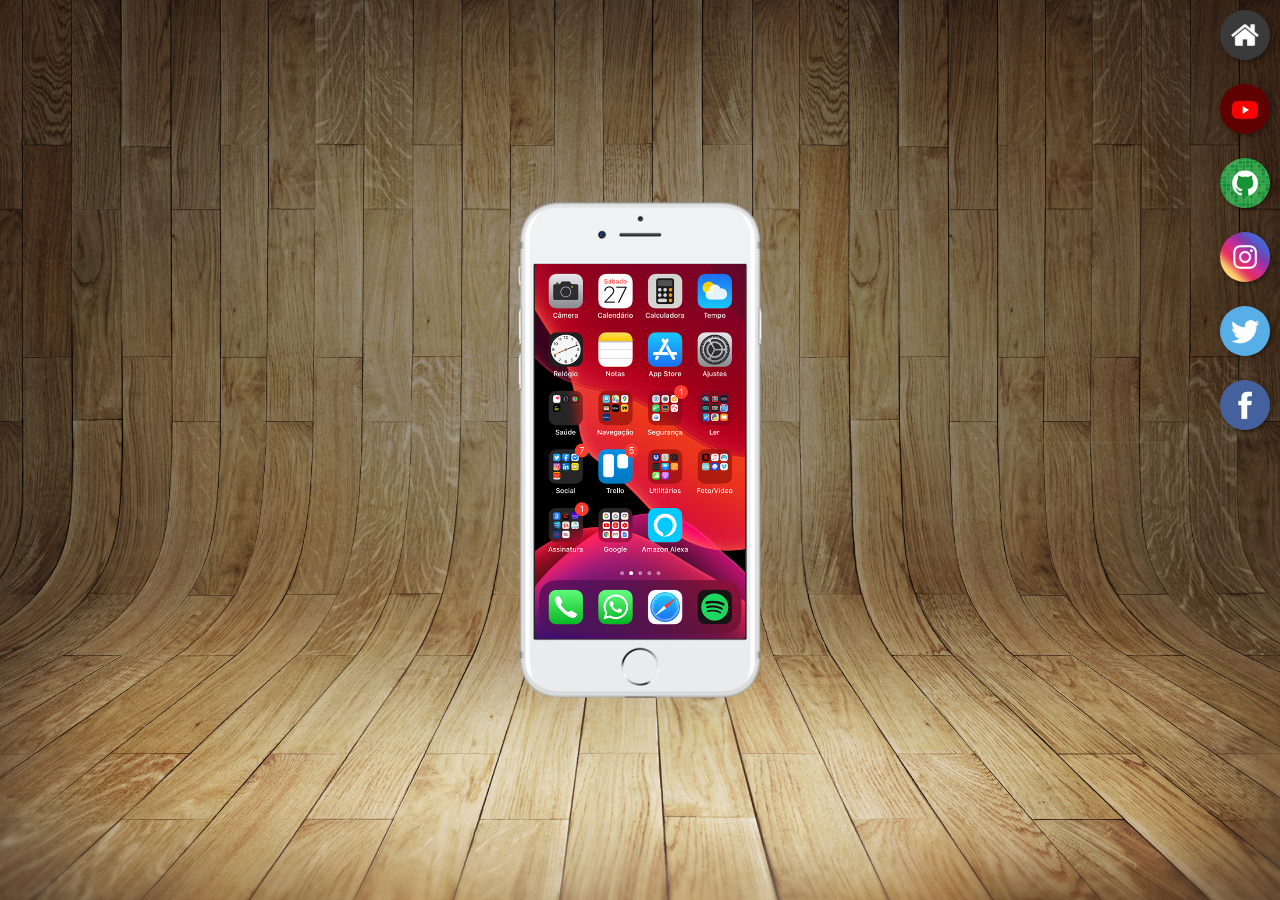
<file: index.html>
<!DOCTYPE html>
<html lang="pt-br">
<head>
    <meta charset="UTF-8">
    <meta name="viewport" content="width=device-width, initial-scale=1.0">
    <title>Projeto Redes Socias</title>
    <link rel="stylesheet" href="estilos/style.css">
   <link rel="shortcut icon" href="favicon.ico" type="image/x-icon">
</head>
<body>
    <main>
        <section id="telefone">
            <iframe src="home.html" name="tela" id="tela" frameborder="0">
                Seu navegador não é compatível com isso.
            </iframe>
        </section>
        <section id="redes-sociais">
            <a href="home.html" target="tela"><img src="imagens/logo-home.jpg" alt="home"></a></br>
            <a href="youtube.html" target="tela"><img src="imagens/logo-youtube.jpg" alt="YouTube"></a></br>
            <a href="github.html" target="tela"><img src="imagens/logo-github.jpg" alt="GitHub"></a></br>
            <a href="instagran.html" target="tela"><img src="imagens/logo-instagram.jpg" alt="Instagram"></a></br>
            <a href="twitter.html" target="tela"><img src="imagens/logo-twitter.jpg" alt="Twitter"></a></br>
            <a href="facebook.html" target="tela"><img src="imagens/logo-facebook.jpg" alt="Facebook"></a>
        </section>

    </main>
</body>
</html>
</file>
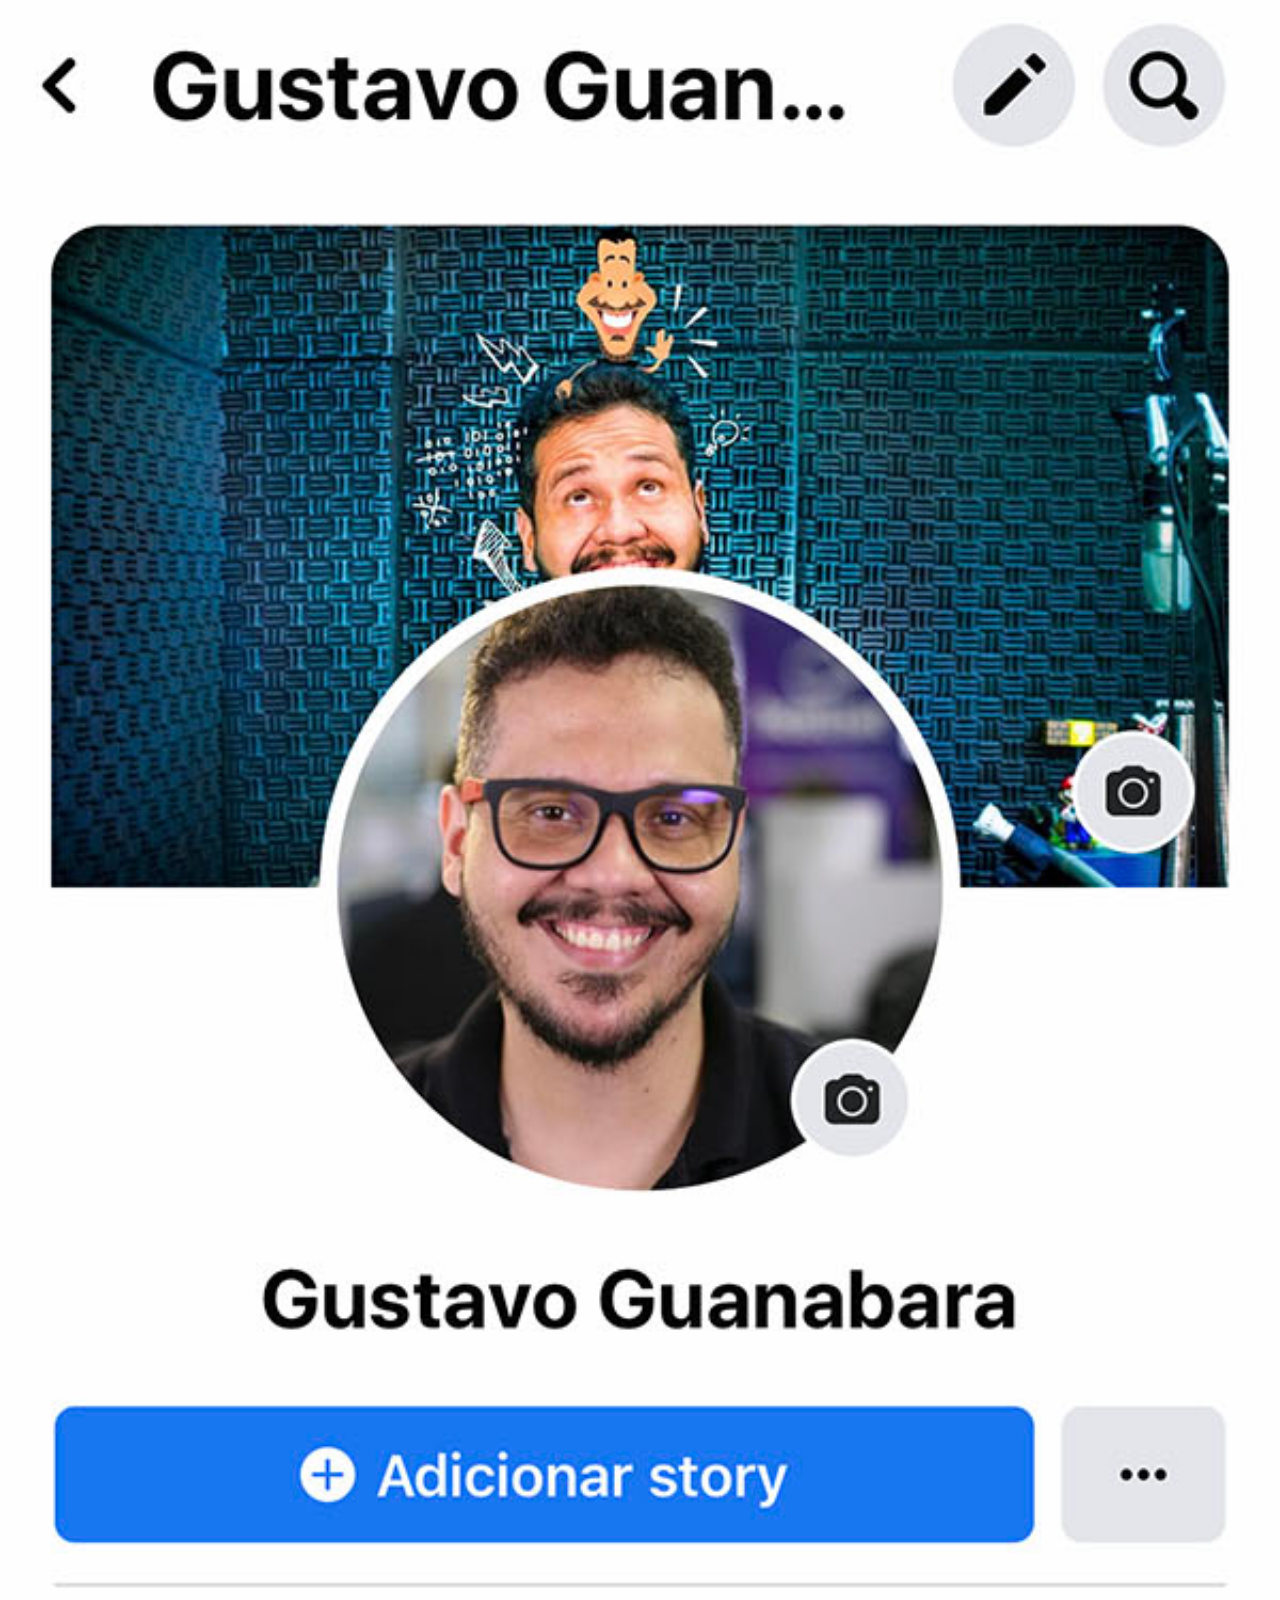
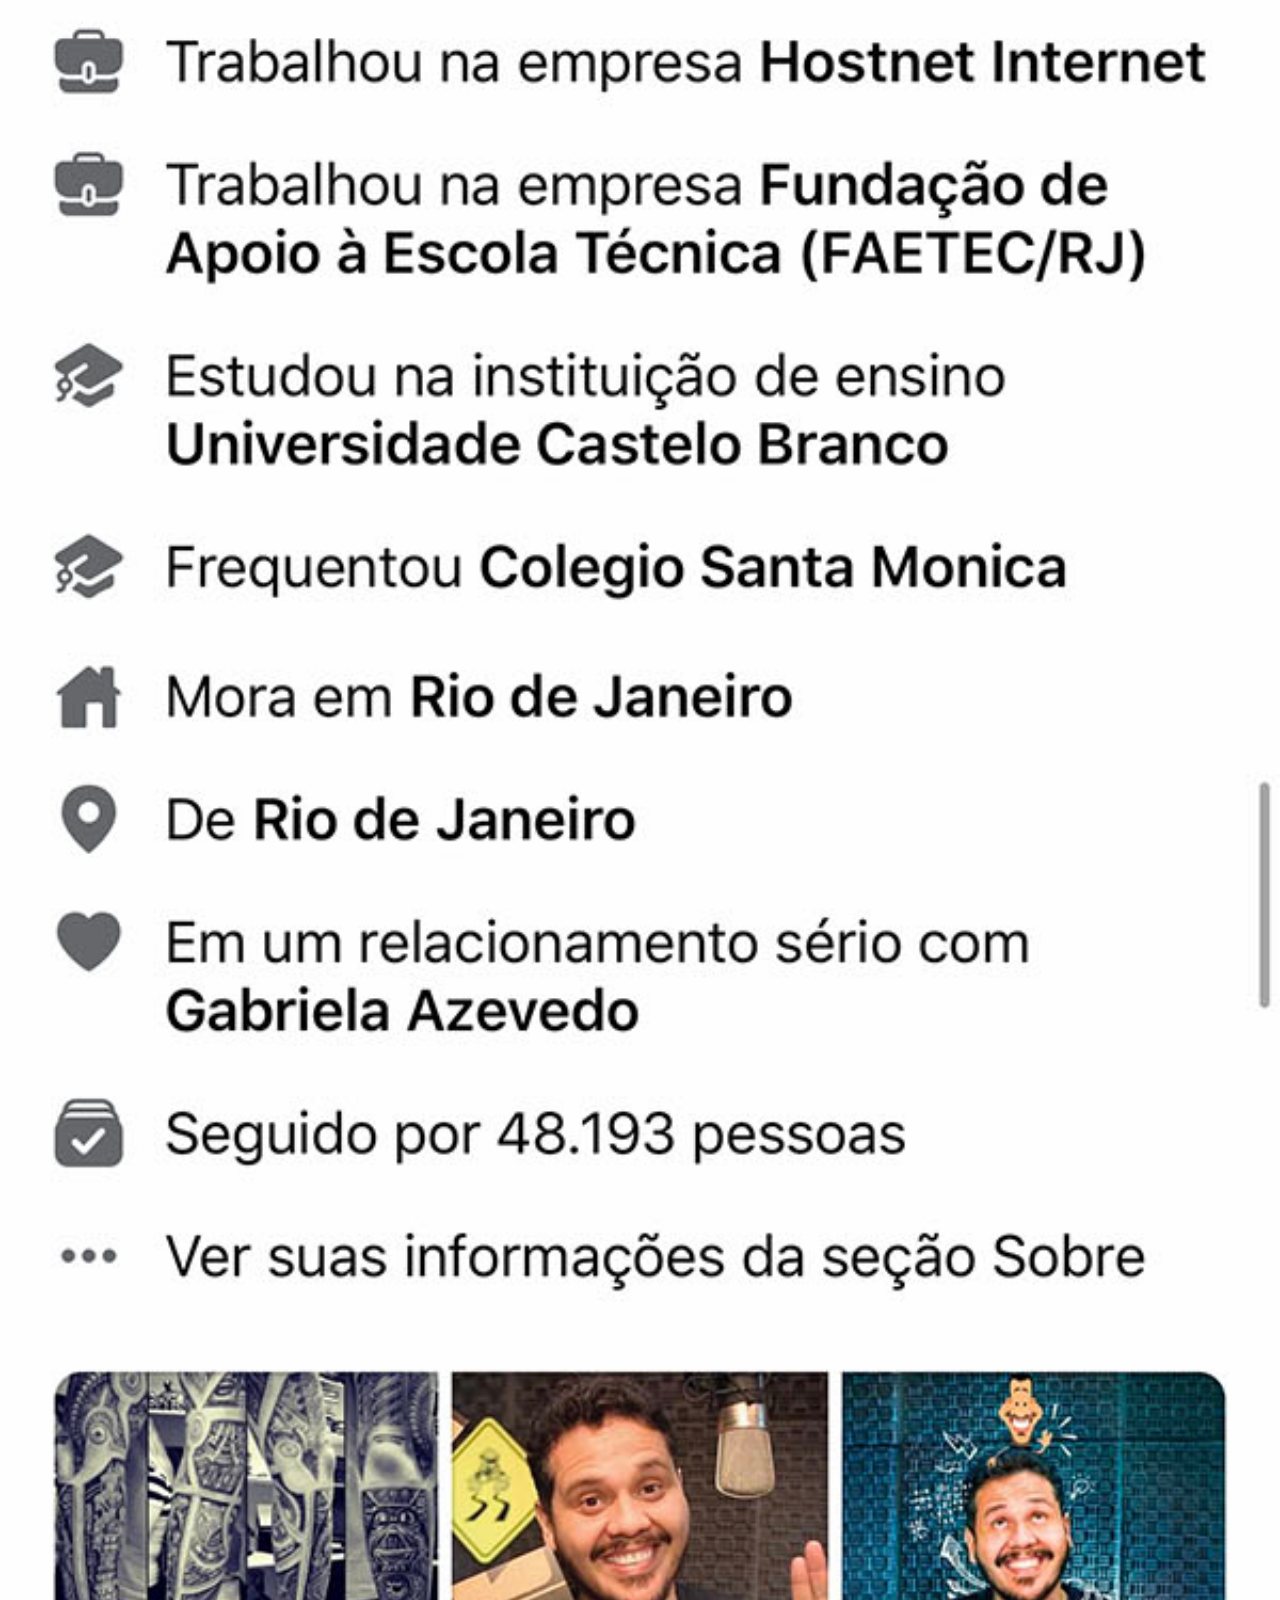
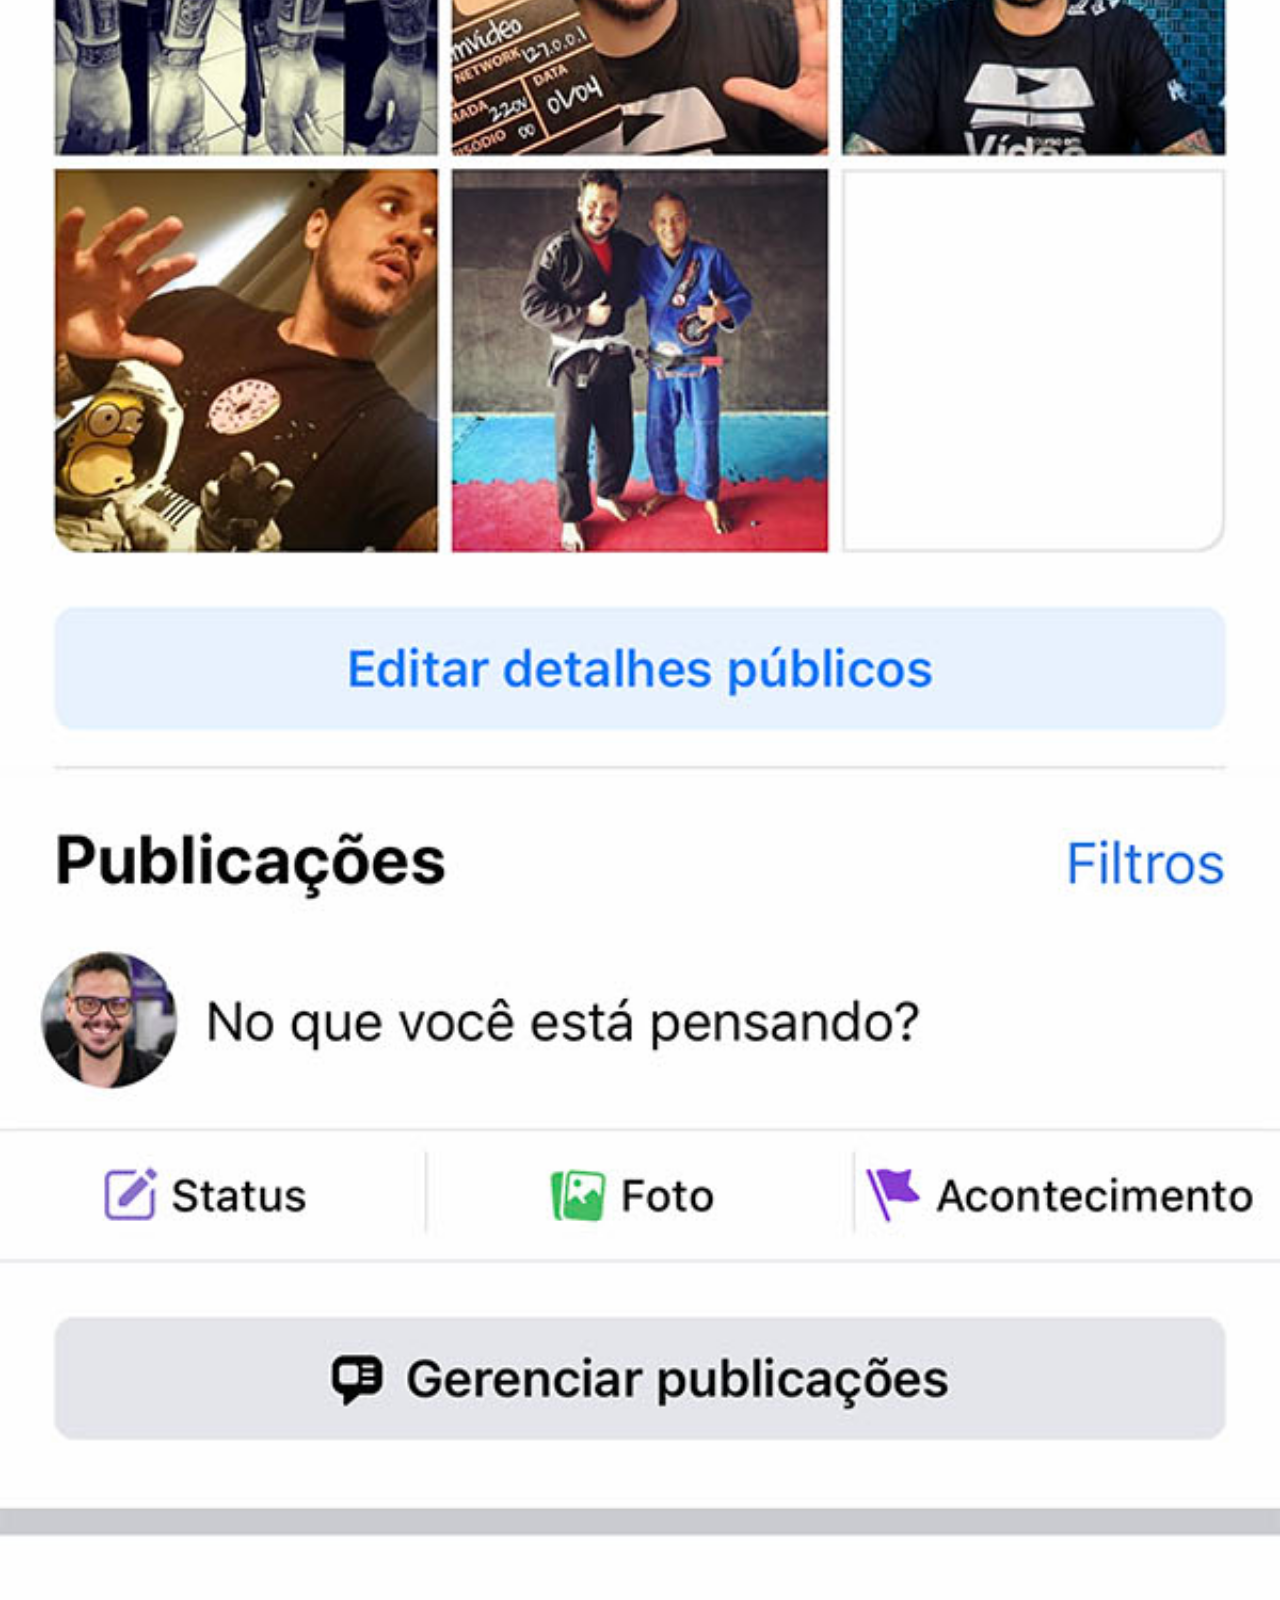
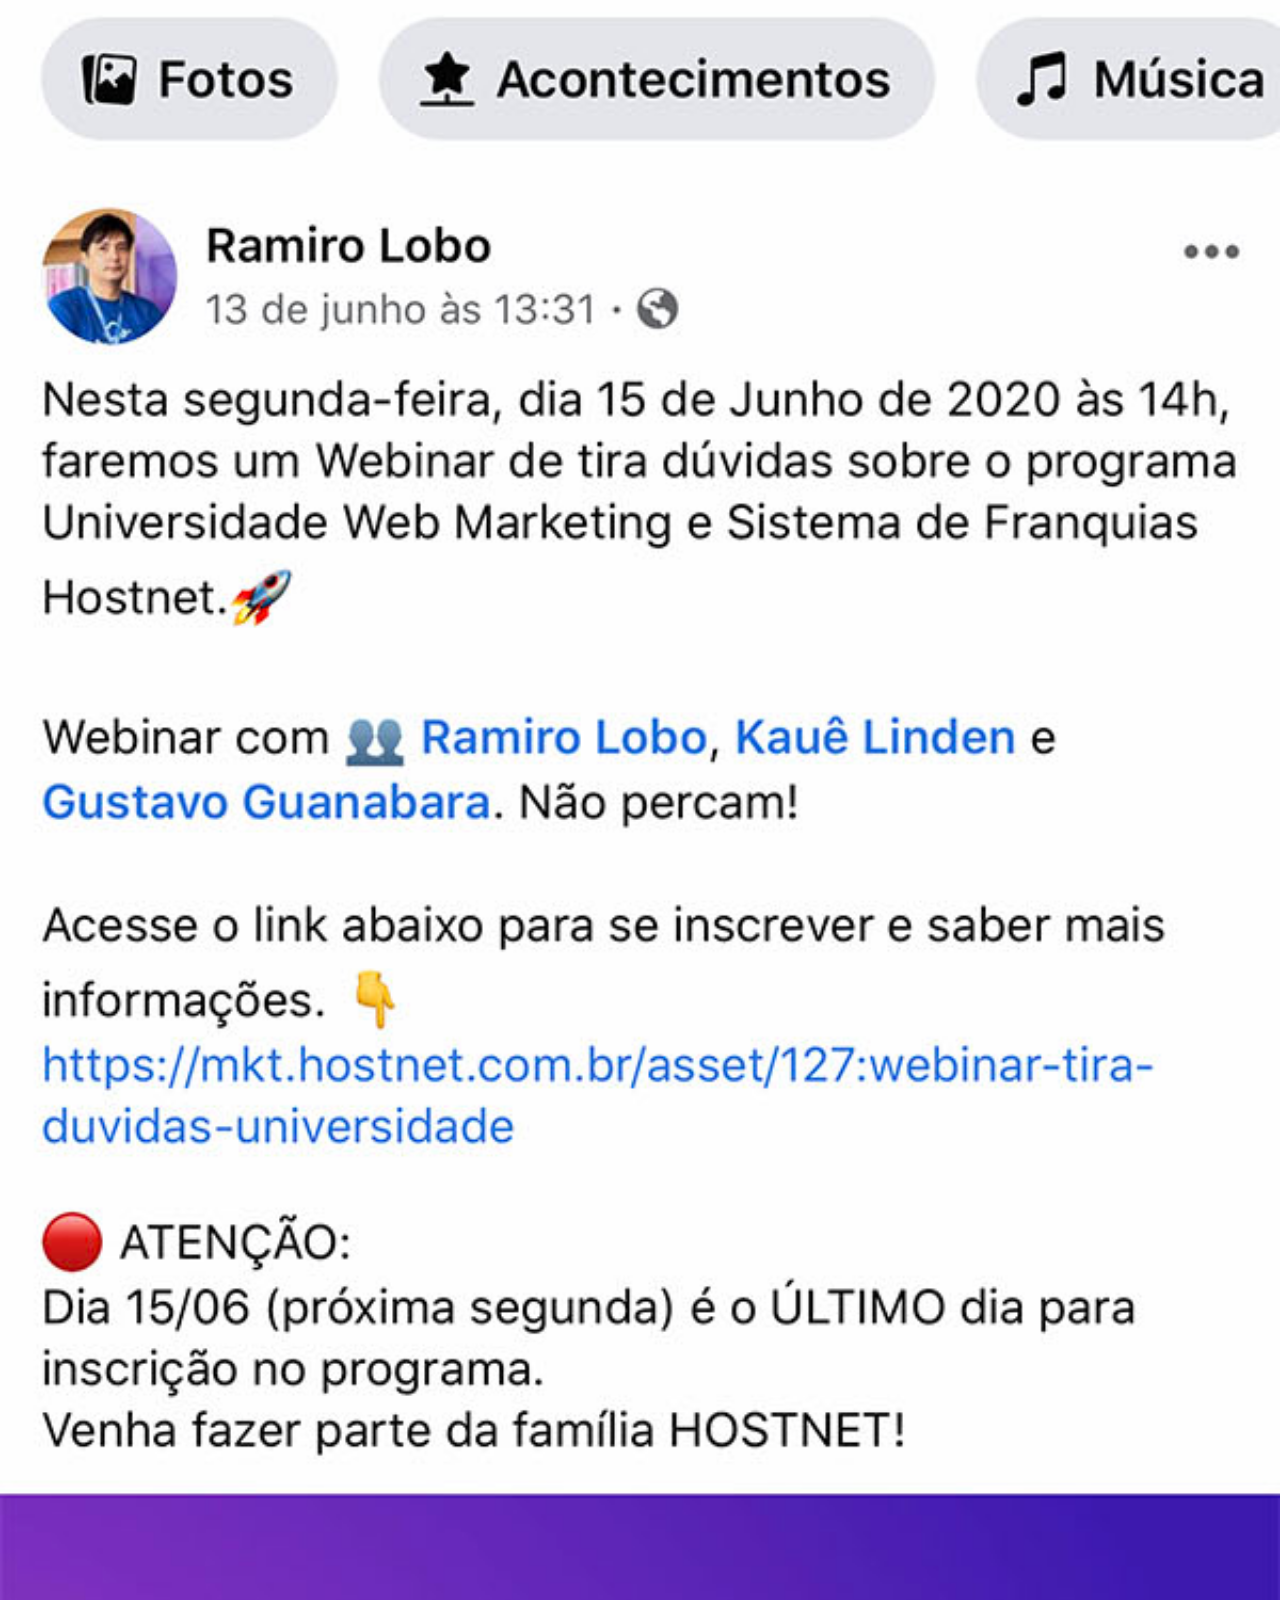
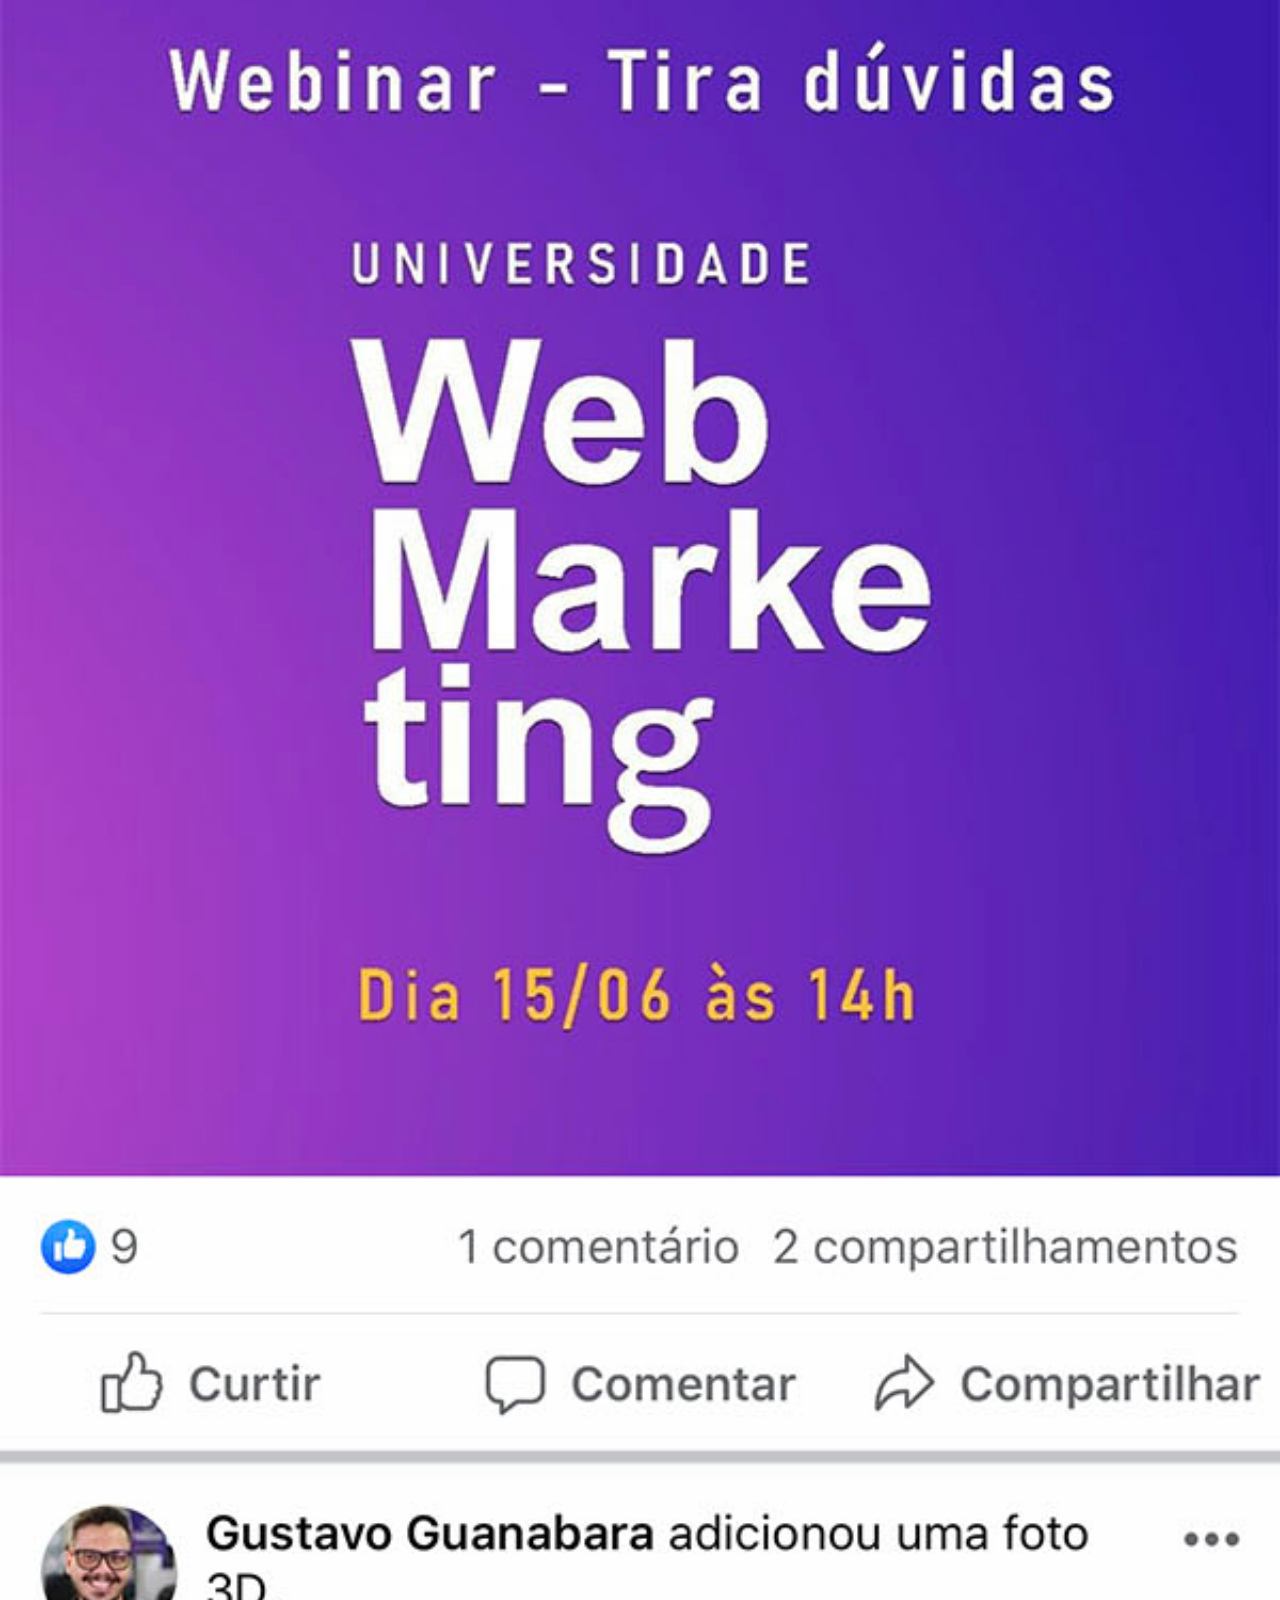
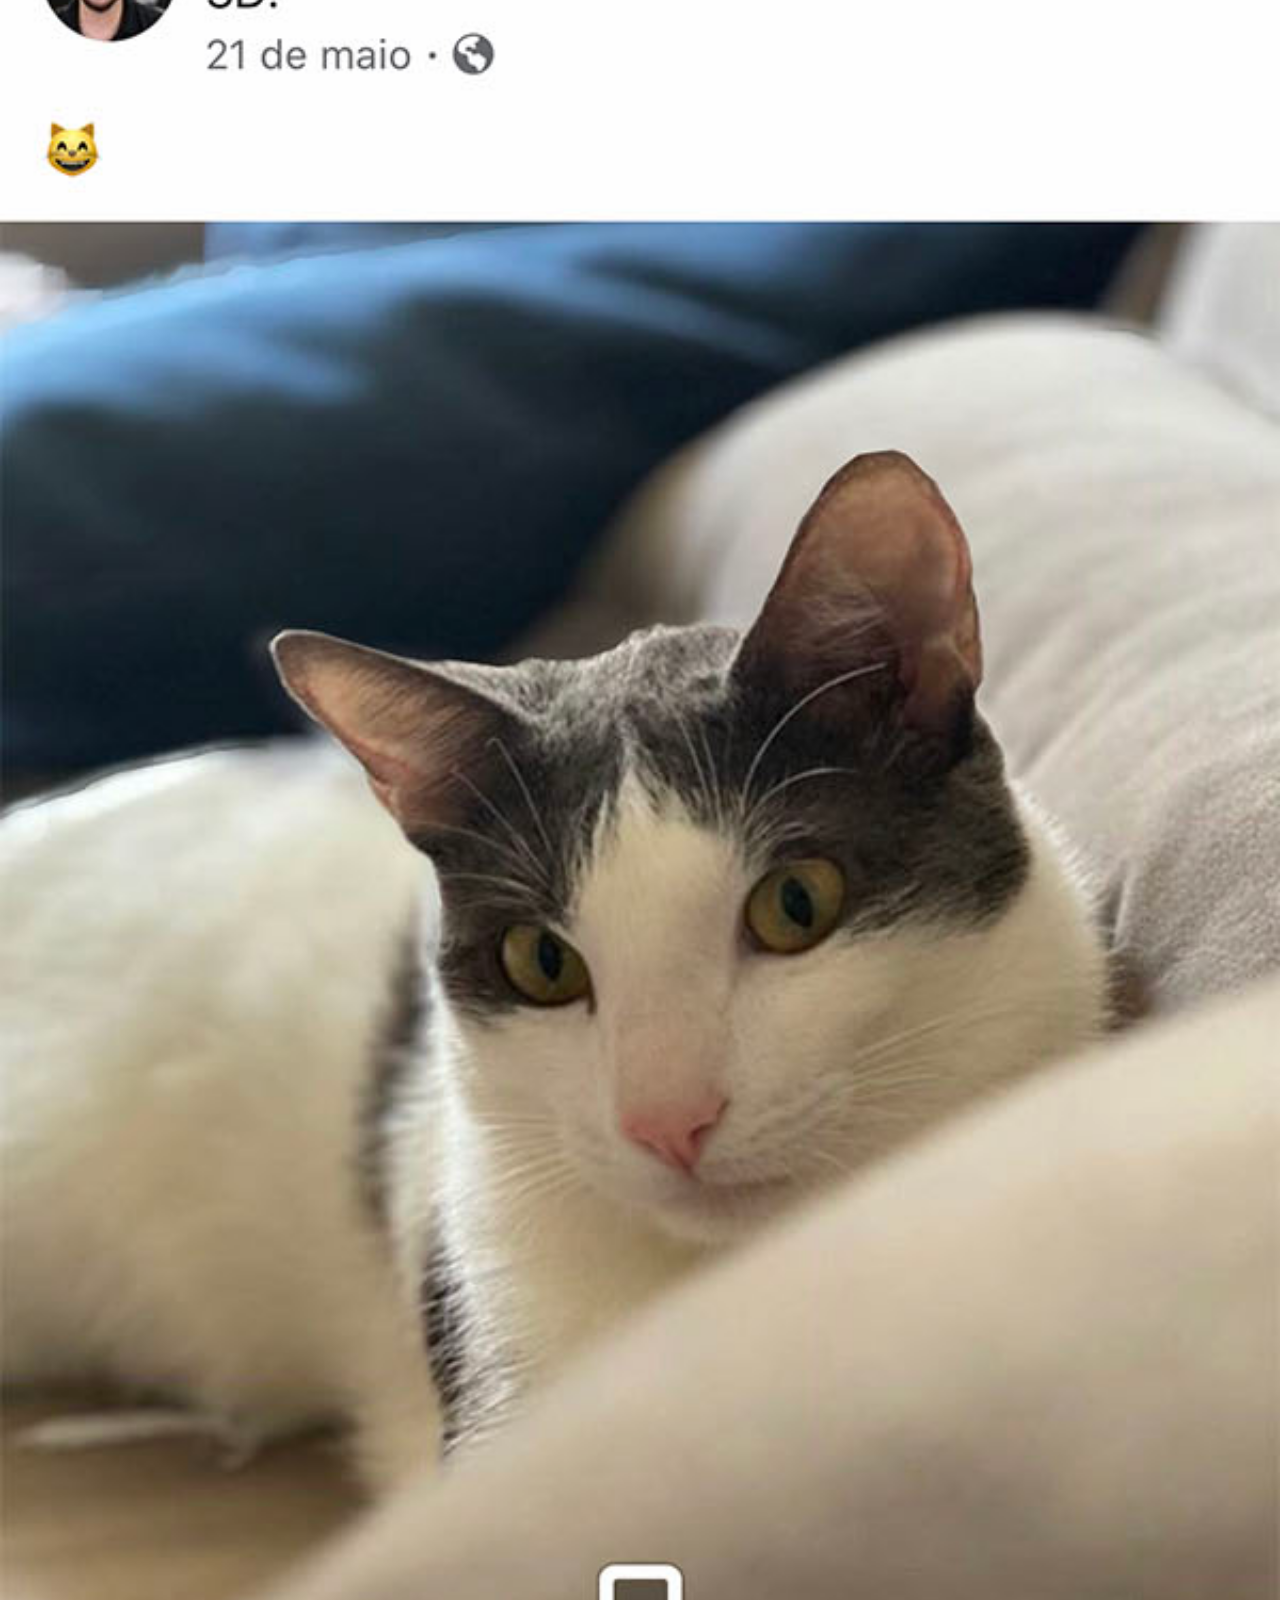
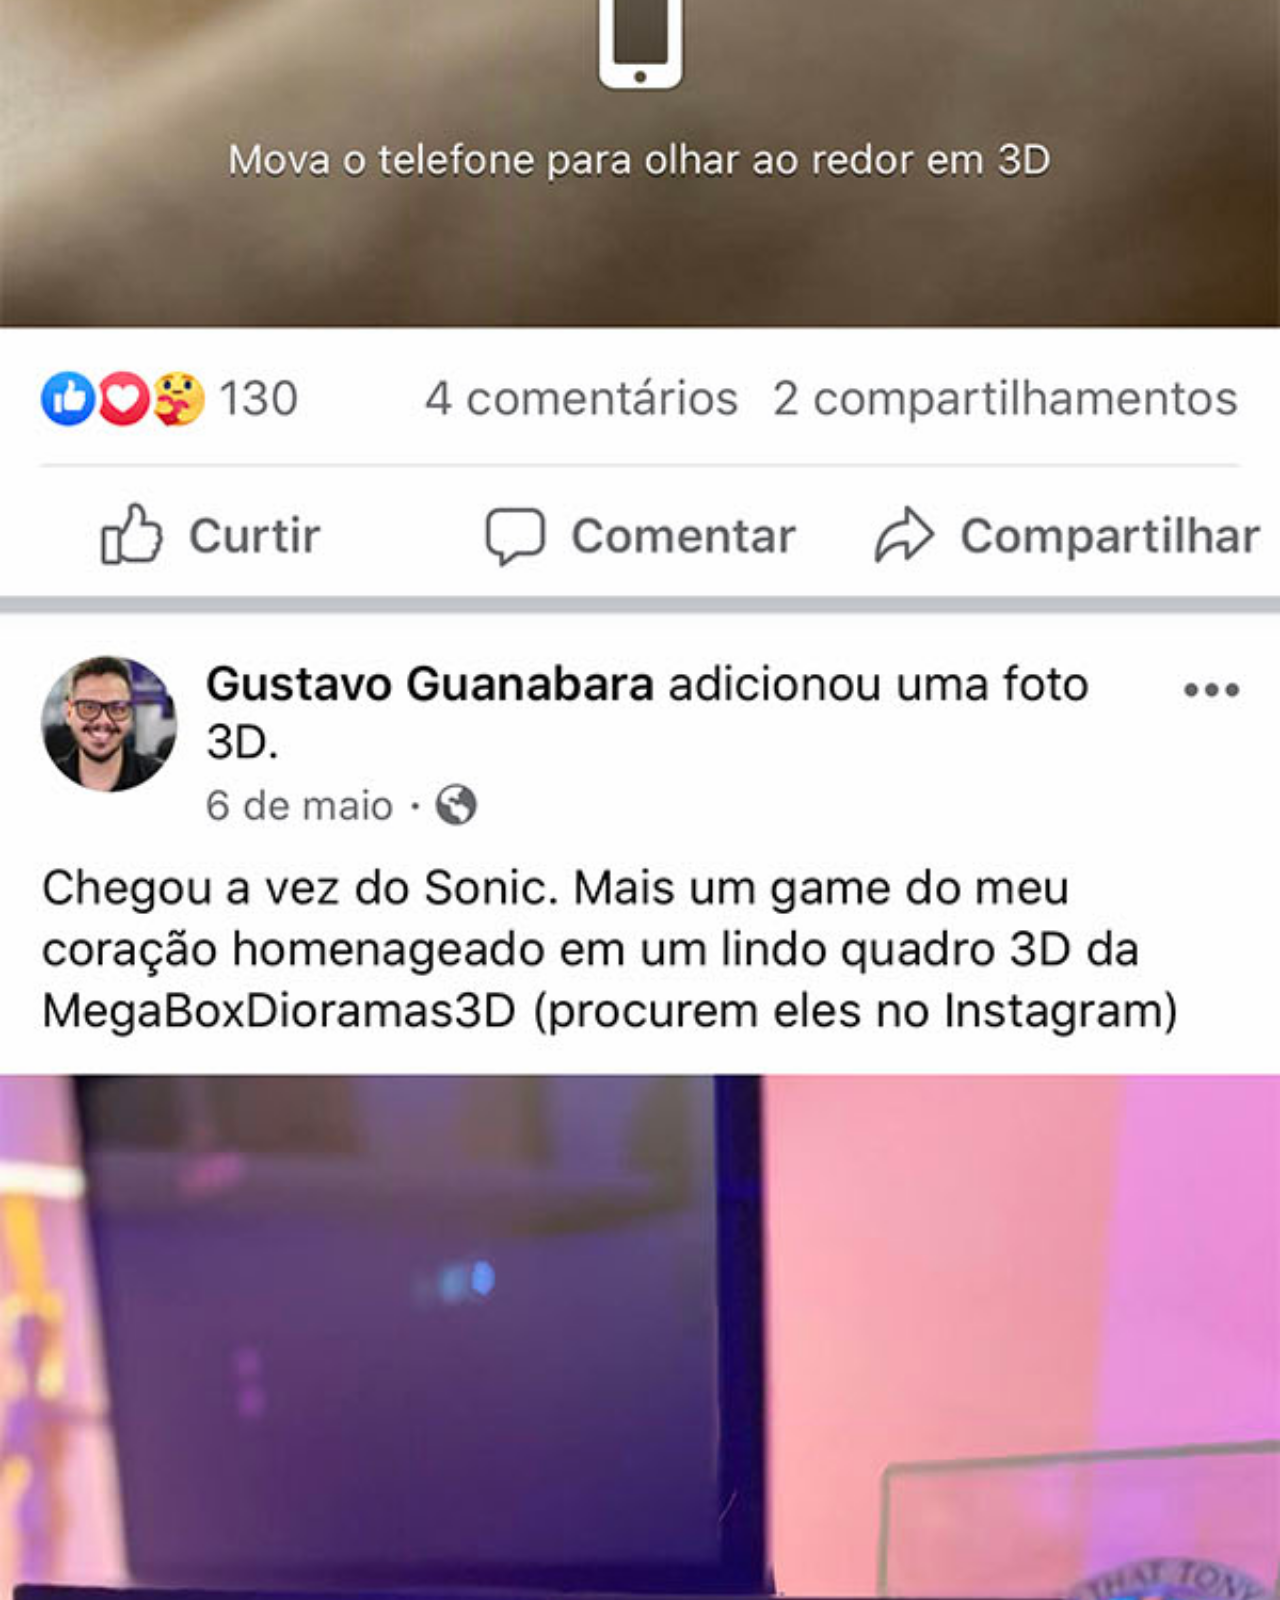
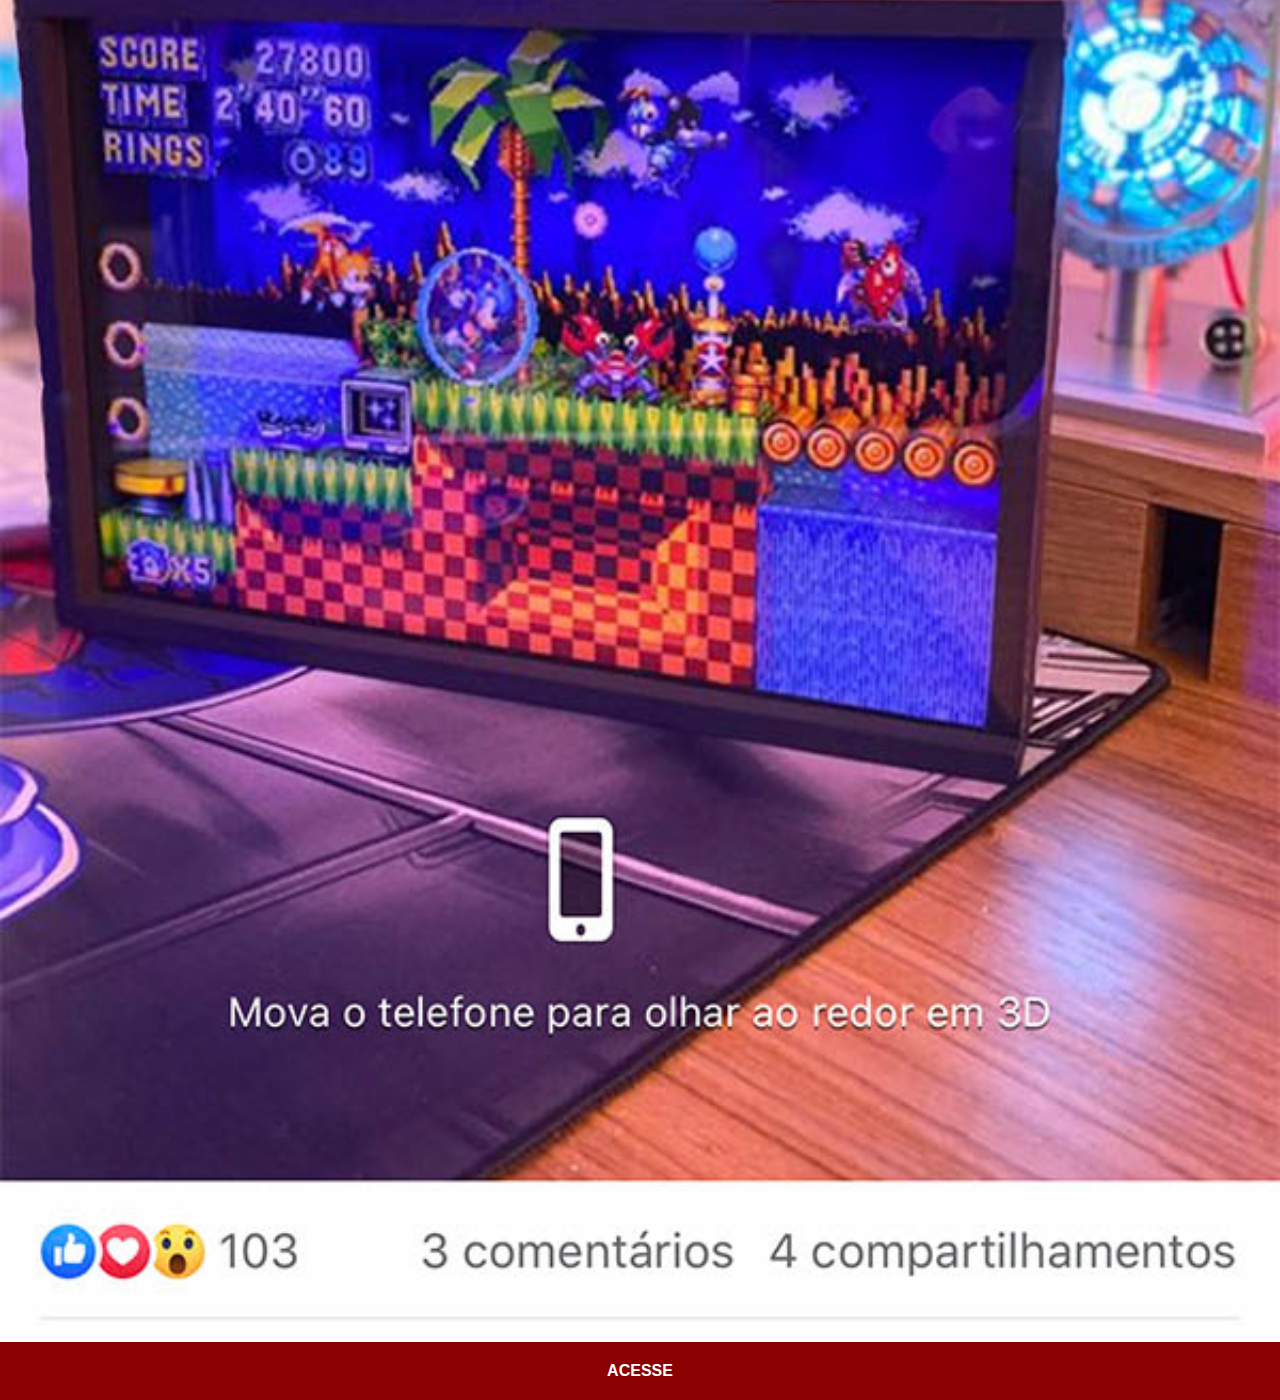
<file: facebook.html>
<!DOCTYPE html>
<html lang="pt-br">
<head>
    <meta charset="UTF-8">
    <meta name="viewport" content="width=device-width, initial-scale=1.0">
    <title>Facebook</title>
    <link rel="stylesheet" href="estilos/social.css">
</head>
<body>
    <img src="imagens/tela-facebook.jpg" alt="Facebook">
    <a href="https://www.facebook.com/search/top?q=gustavo%20guanabara">ACESSE</a>
</body>
</html>
</file>
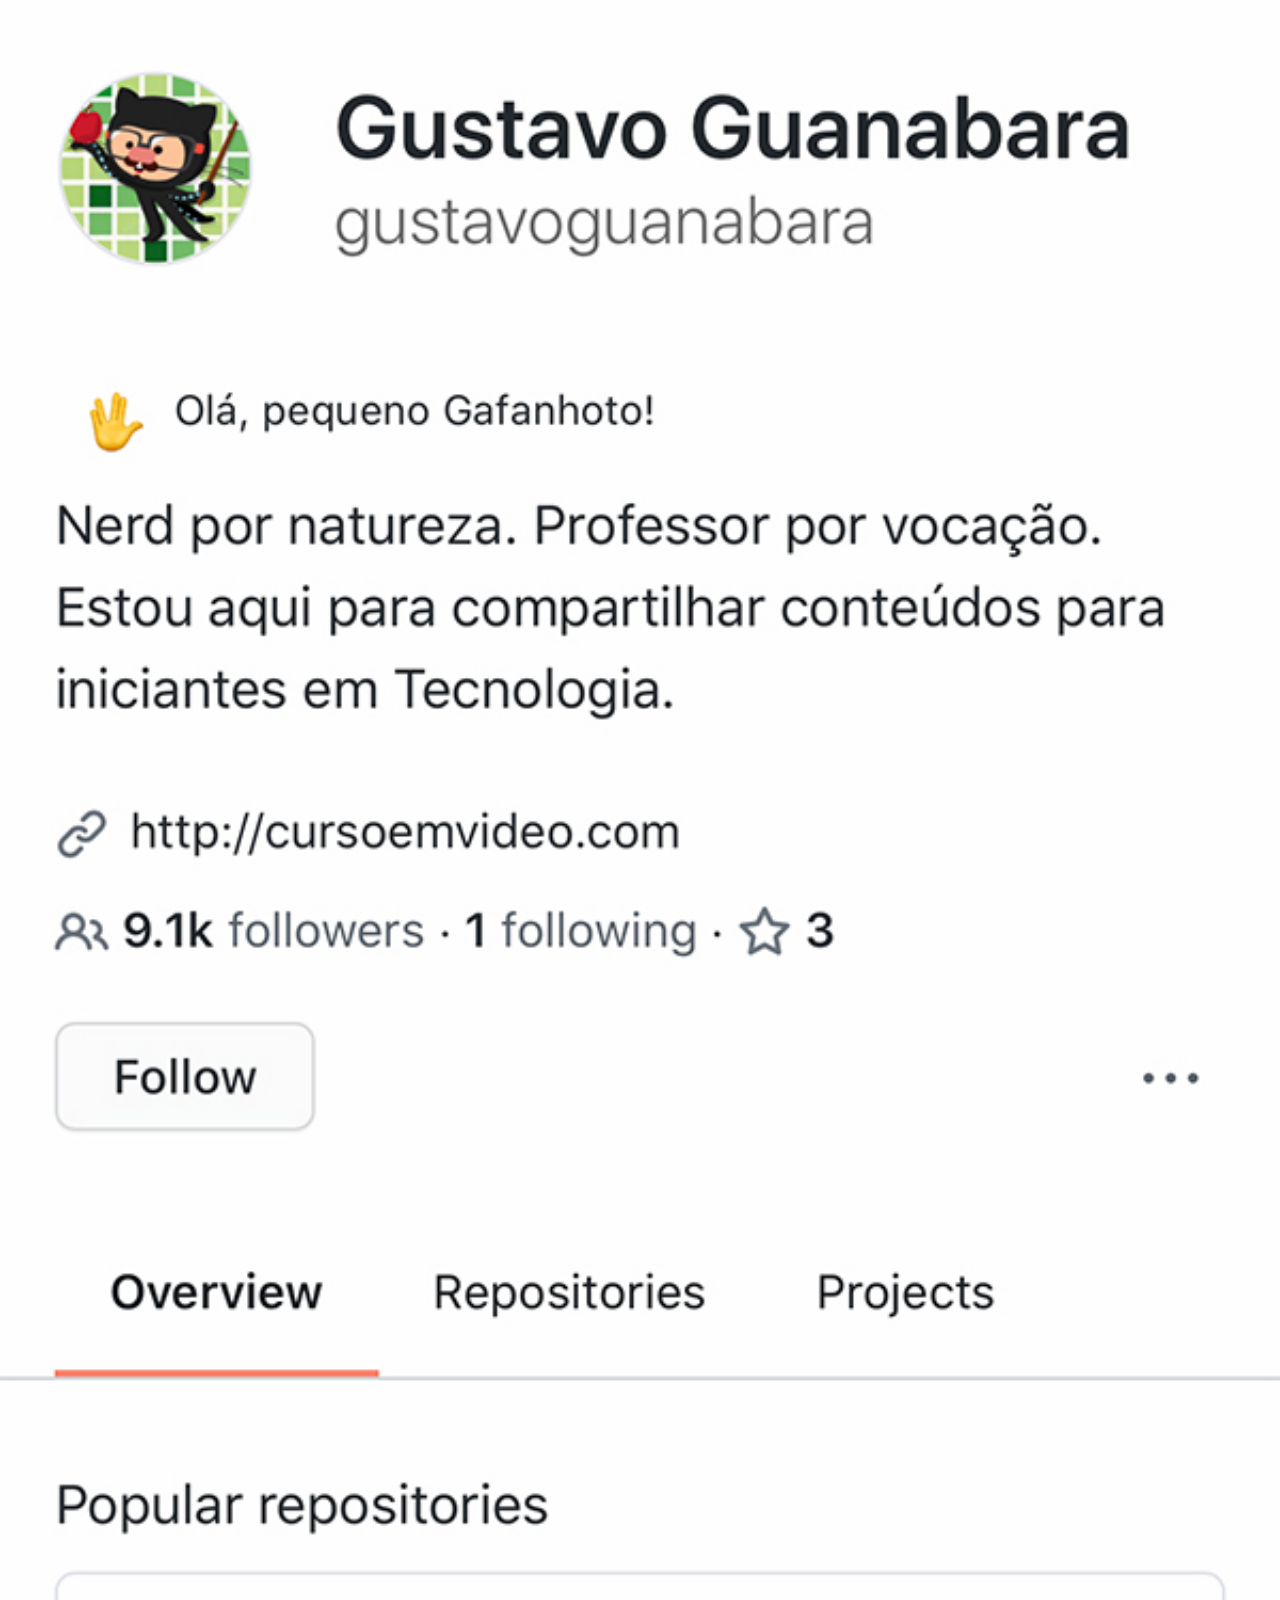
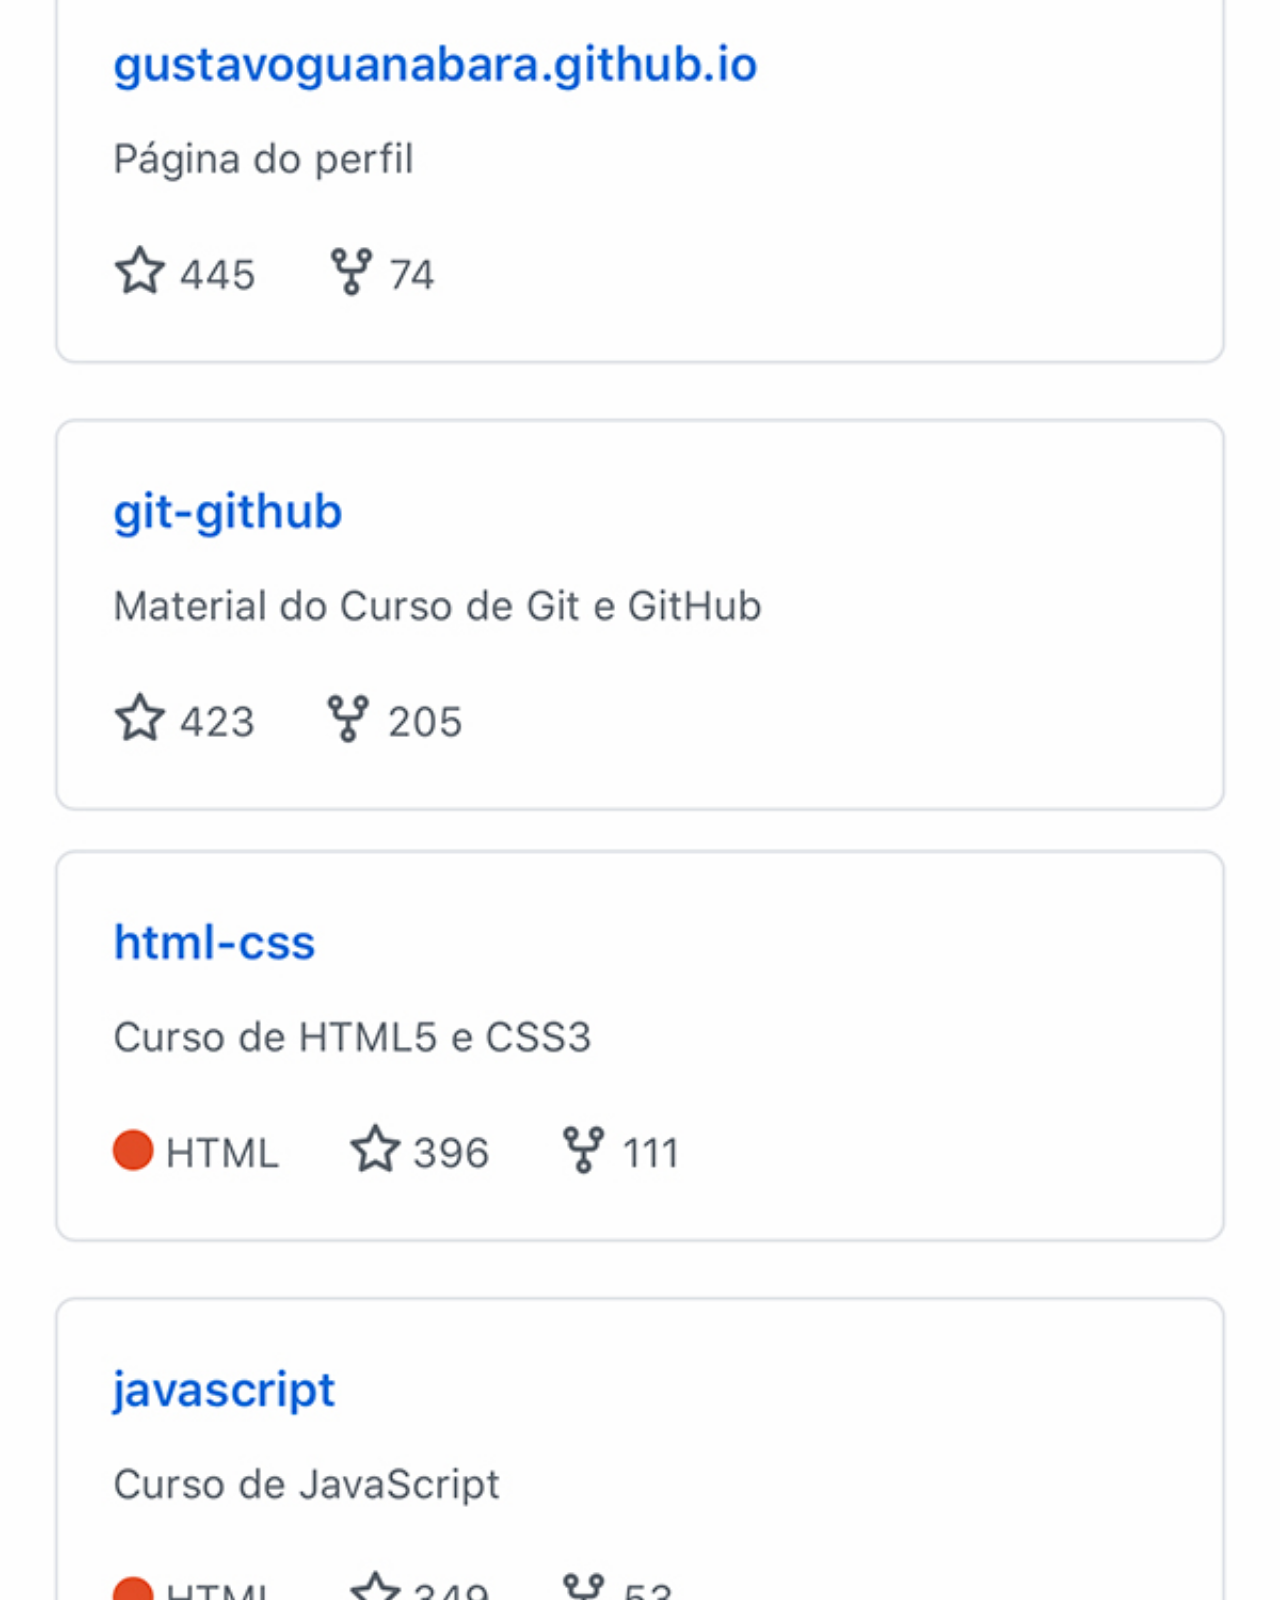
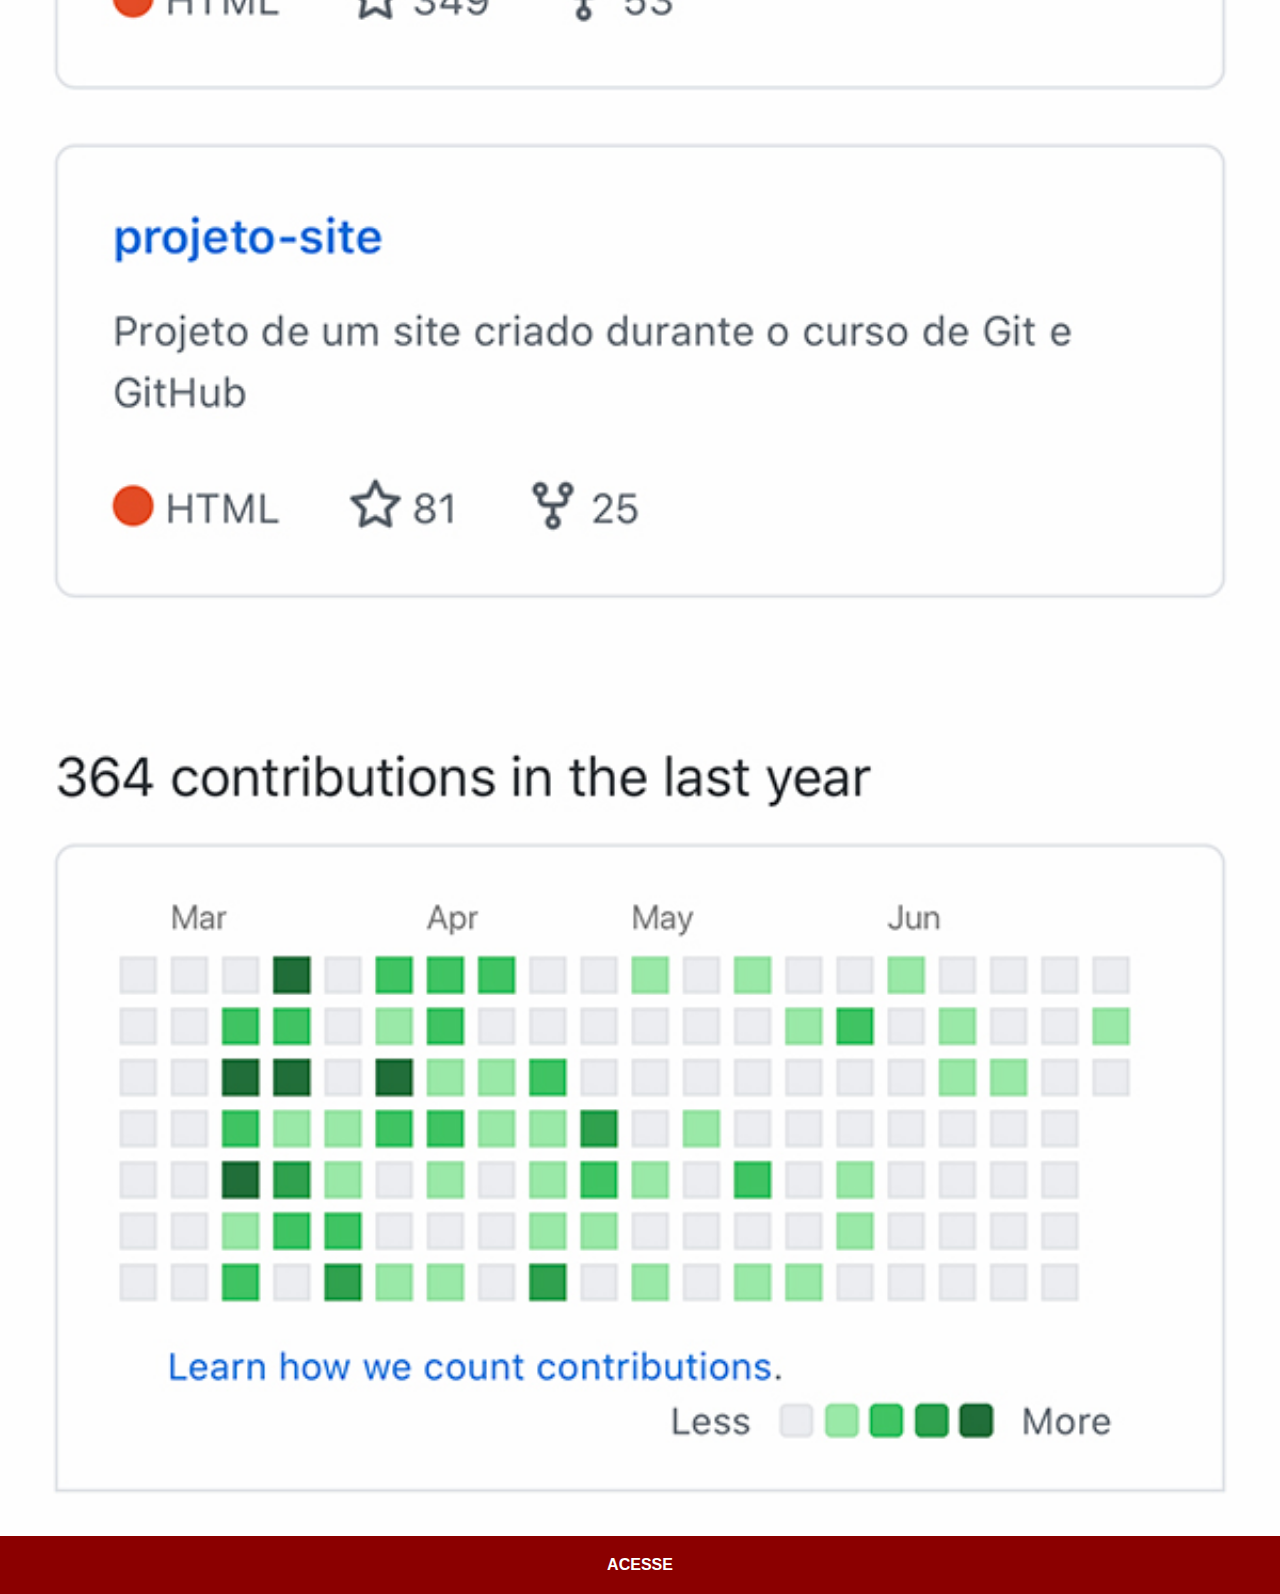
<file: github.html>
<!DOCTYPE html>
<html lang="pt-br">
<head>
    <meta charset="UTF-8">
    <meta name="viewport" content="width=device-width, initial-scale=1.0">
    <title>GitHub</title>
    <link rel="stylesheet" href="estilos/social.css">
</head>
<body>
    <img src="imagens/tela-github.jpg" alt="GitHub">
    <a href="https://github.com/gustavoguanabara">ACESSE</a>
</body>
</html>
</file>
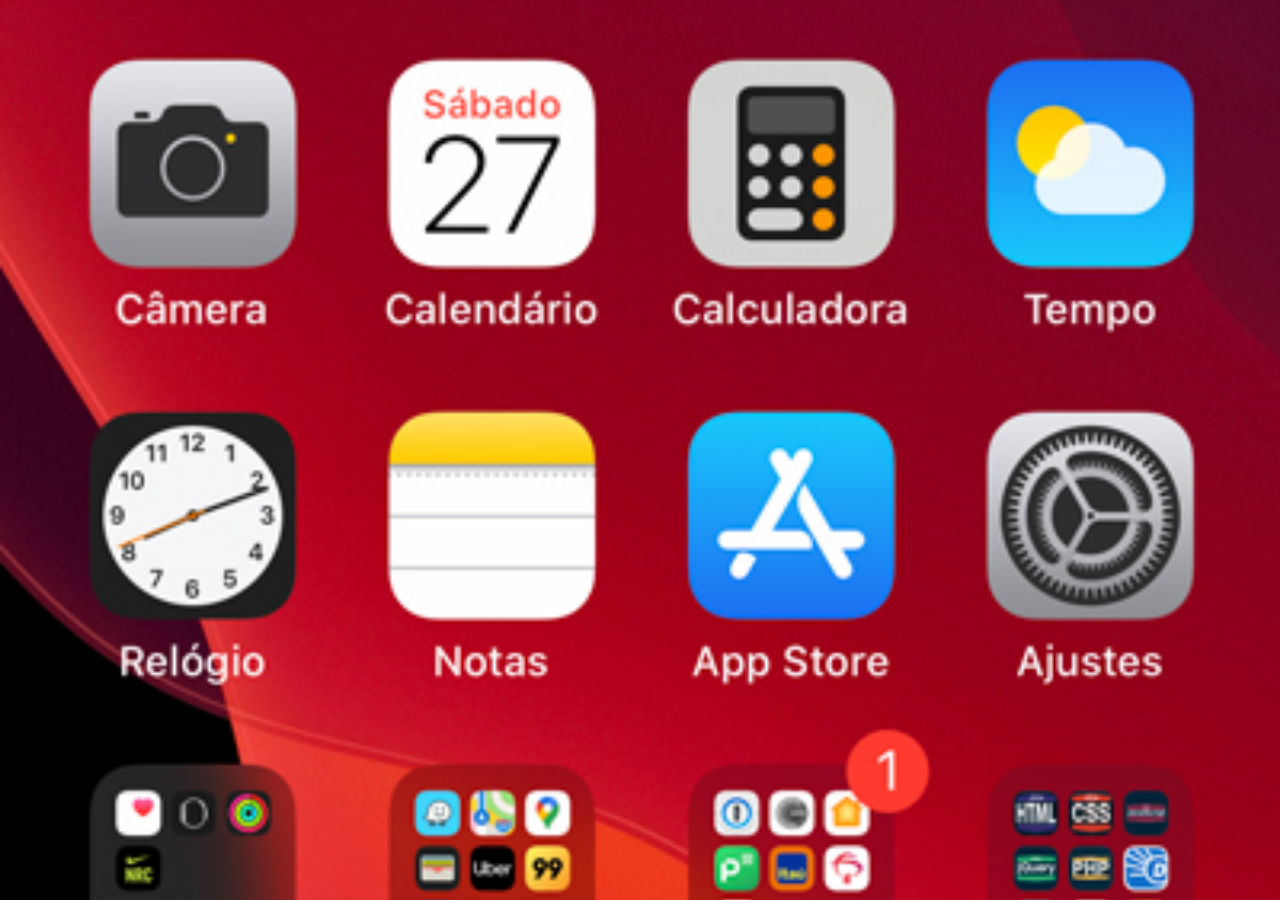
<file: home.html>
<!DOCTYPE html>
<html lang="pt-br">
<head>
    <meta charset="UTF-8">
    <meta name="viewport" content="width=device-width, initial-scale=1.0">
    <title>Home</title>
    <style>
        *{
           margin: 0px;
           padding: 0px;
        }
        body{
             width: 100vw;
            height: 100vh;
            background: black url('imagens/tela-home.jpg') no-repeat top center;
            background-size: cover;
        }
    </style>
</head>
<body>
    
</body>
</html>
</file>
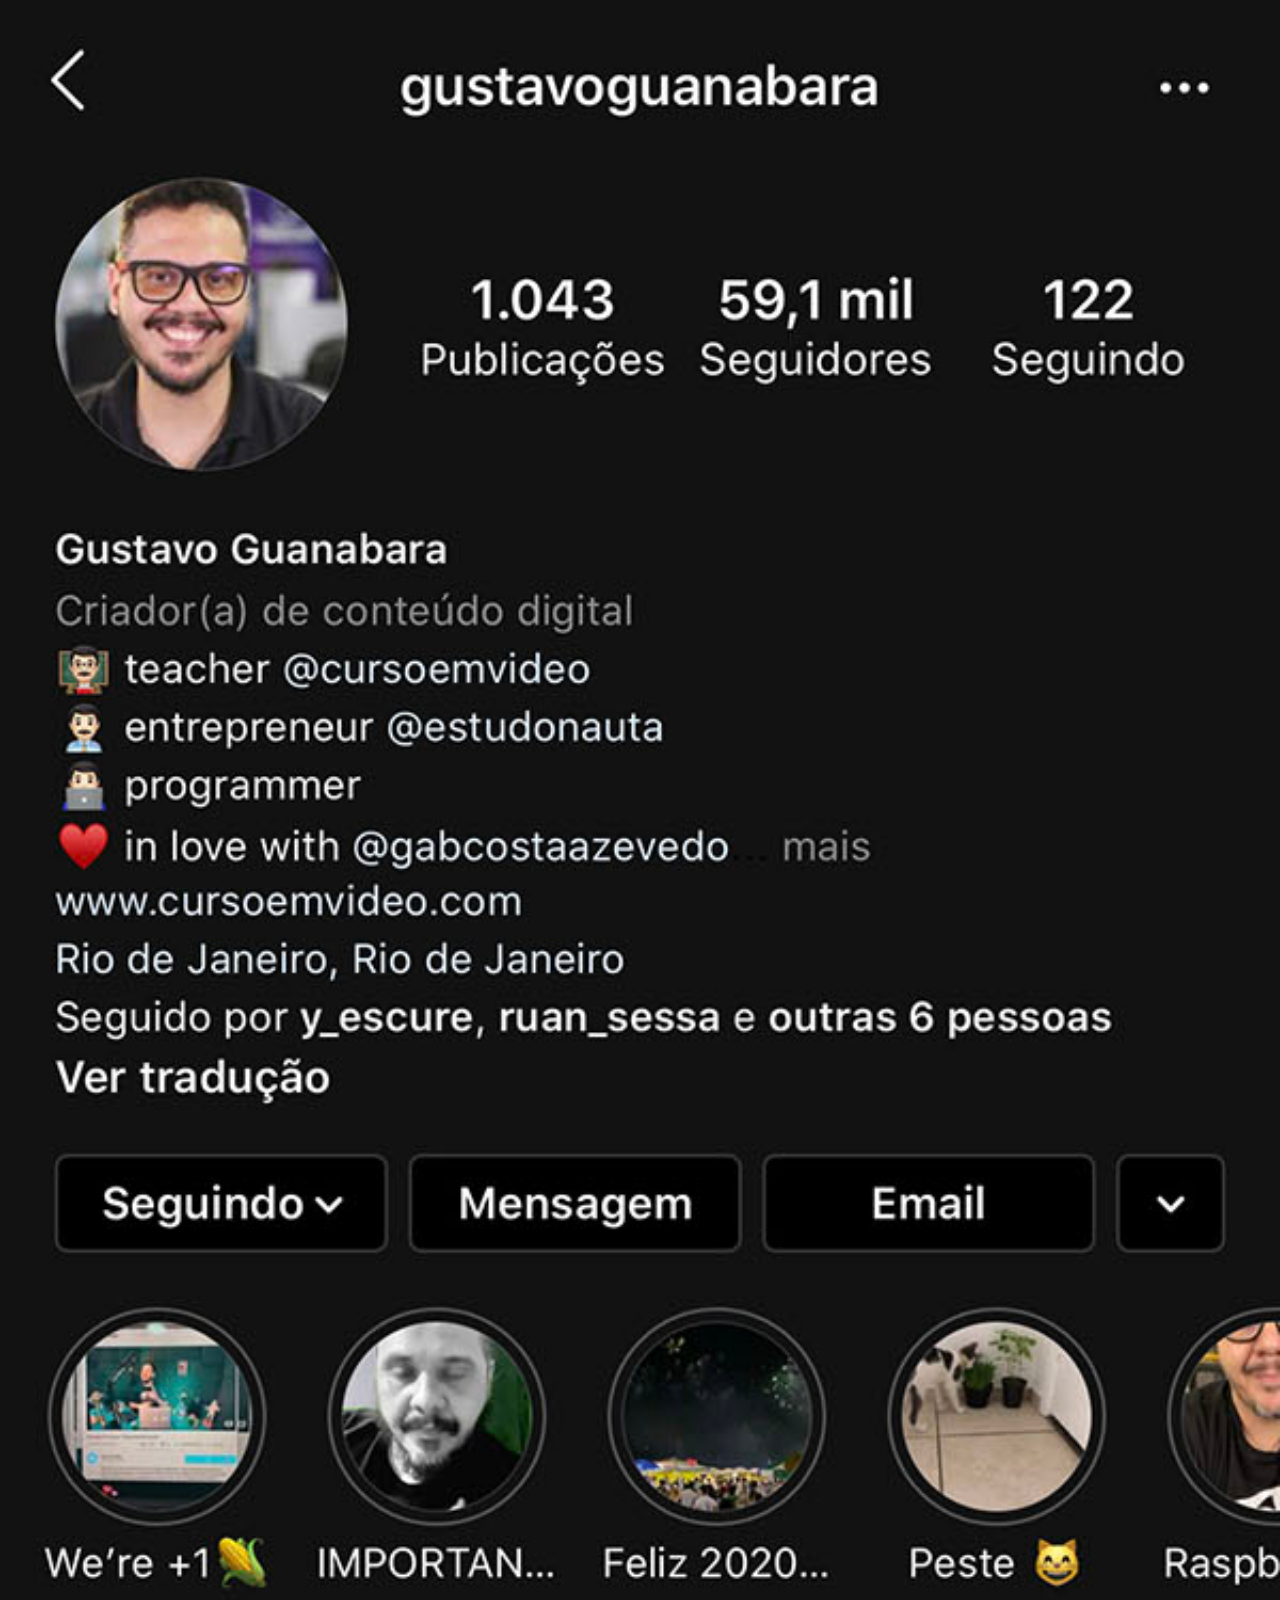
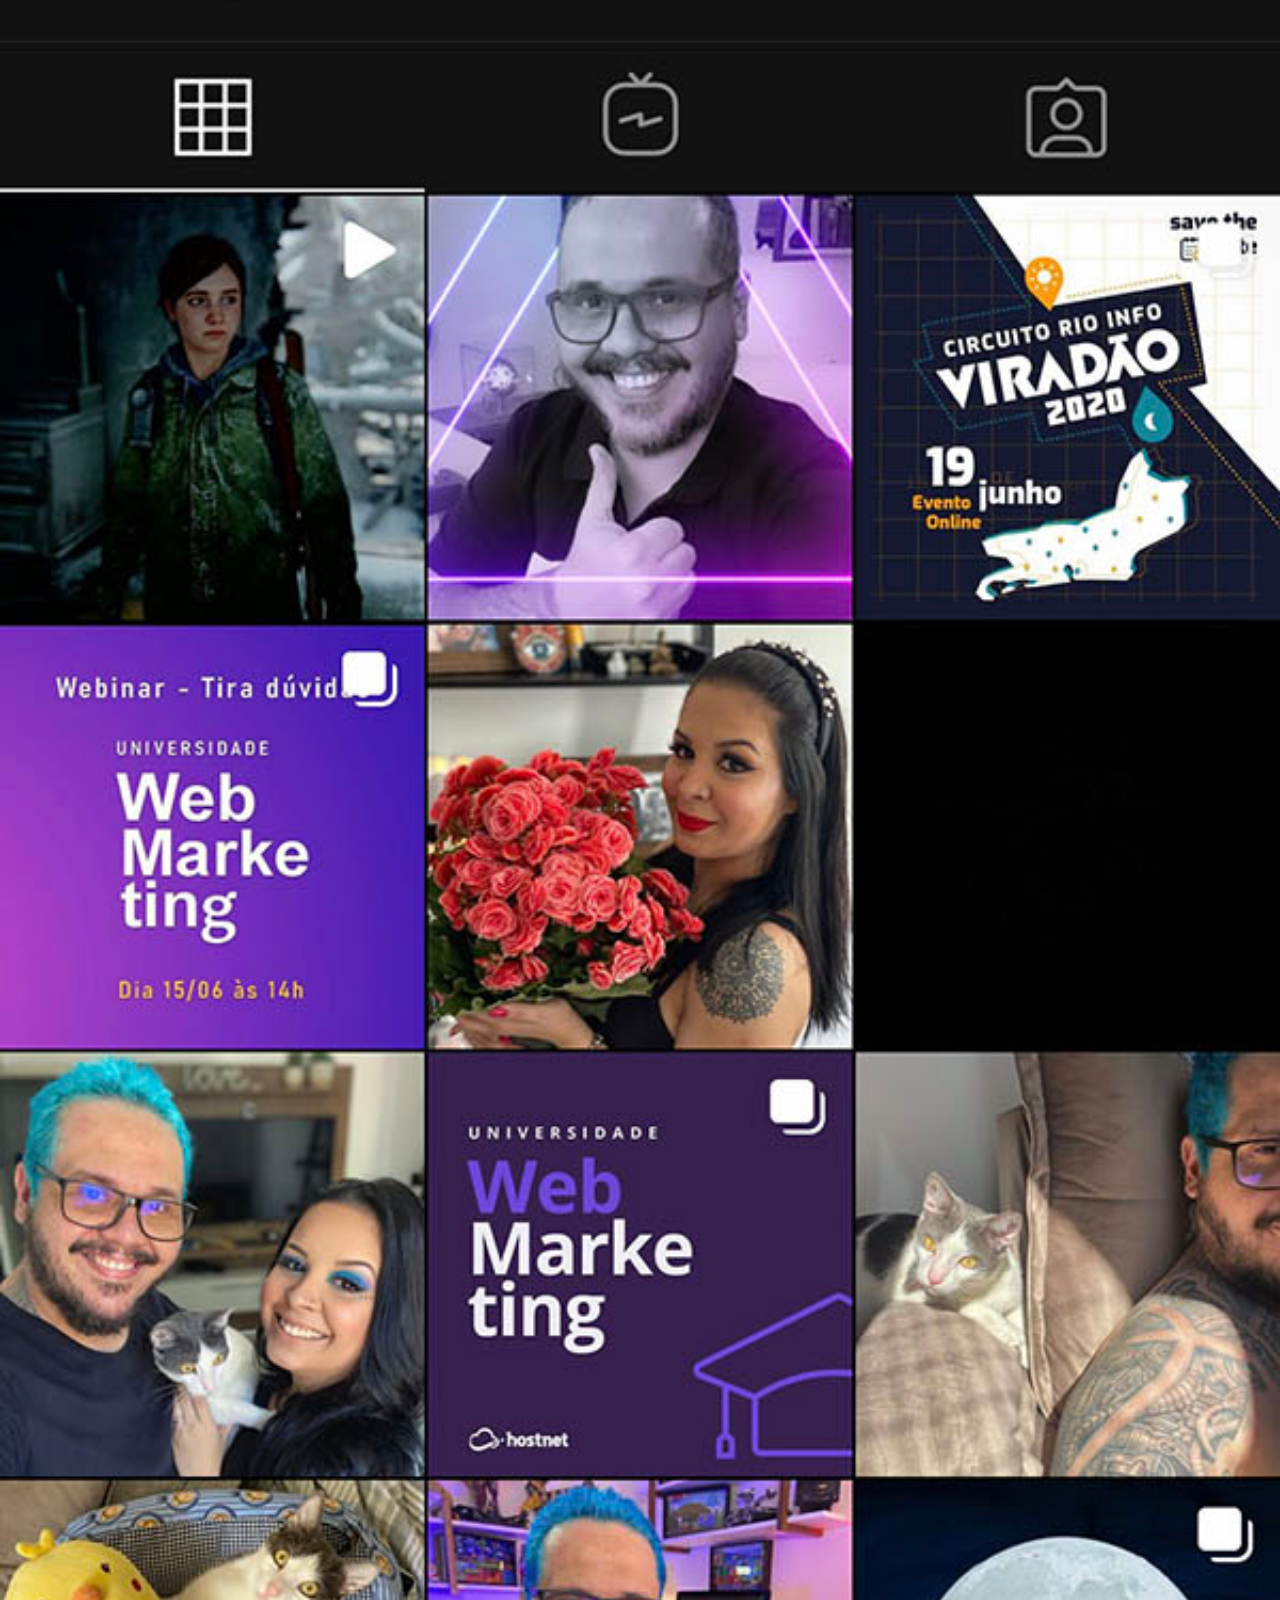
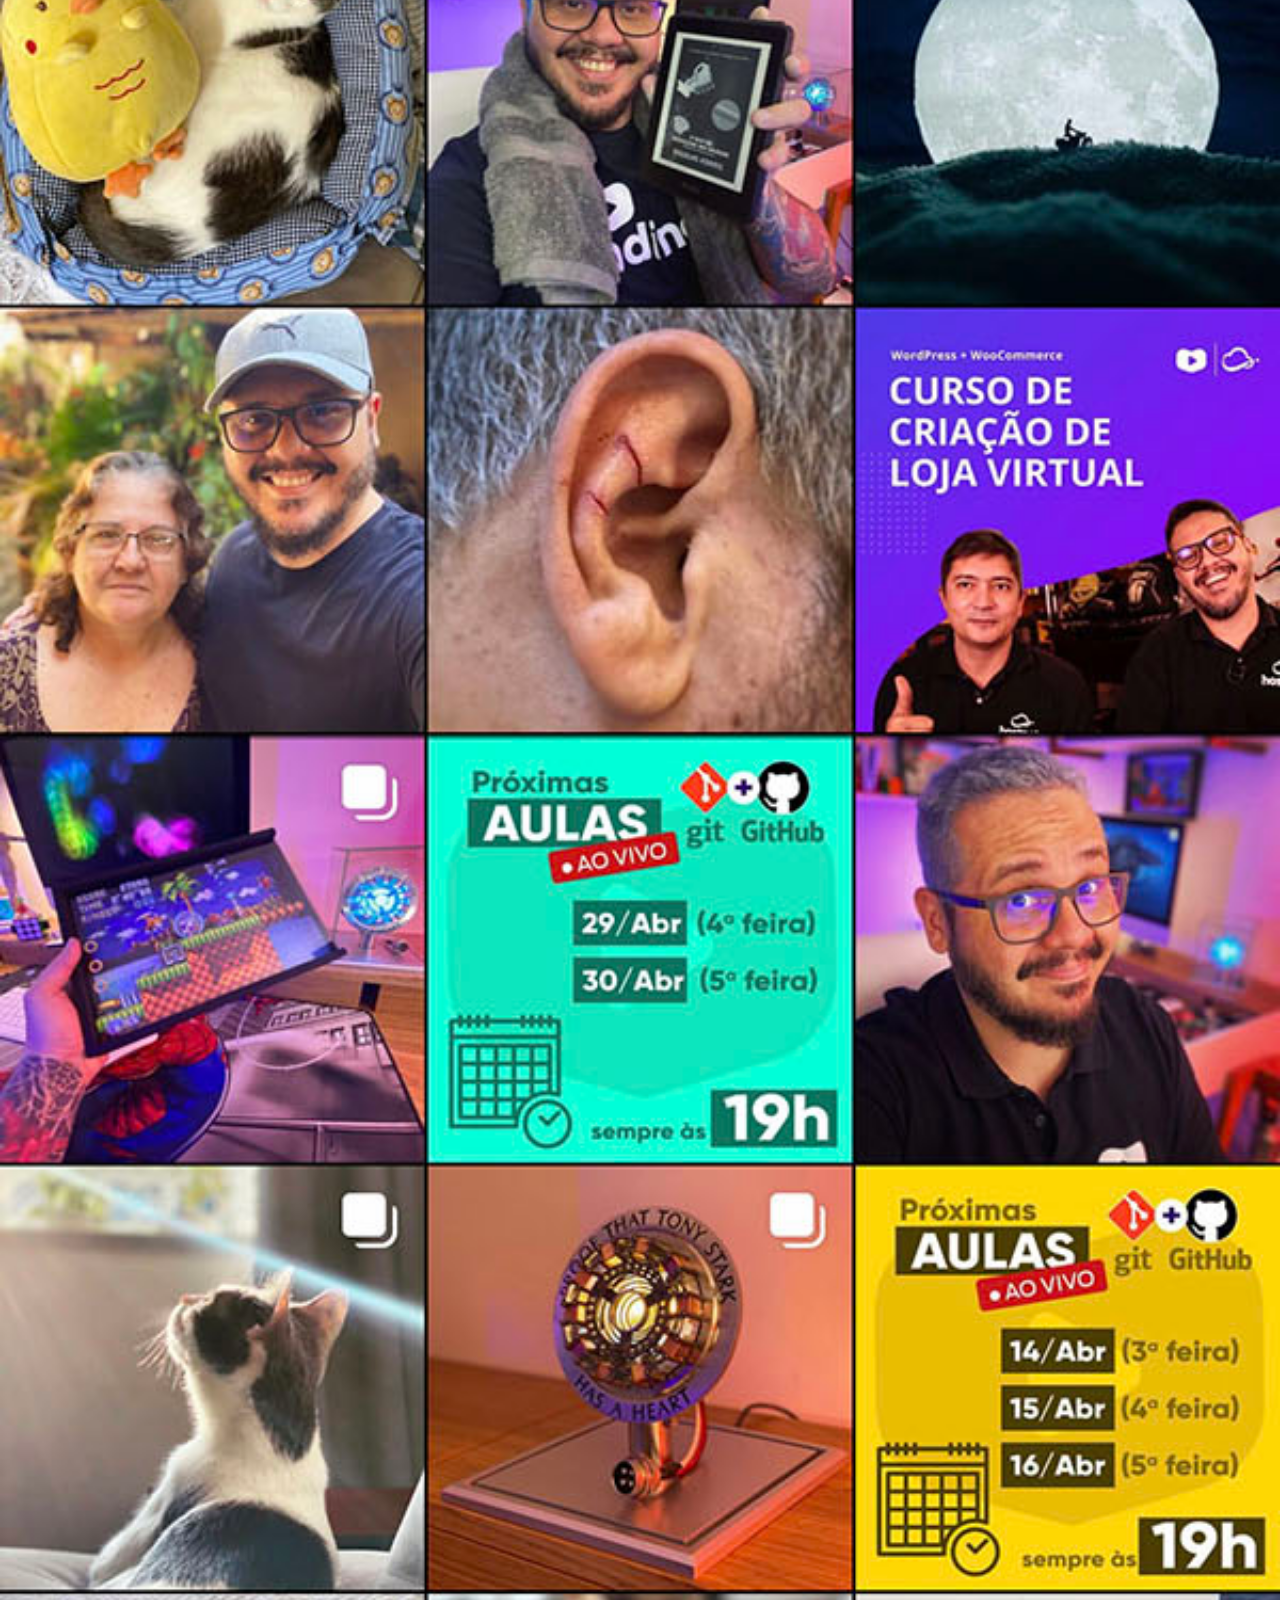
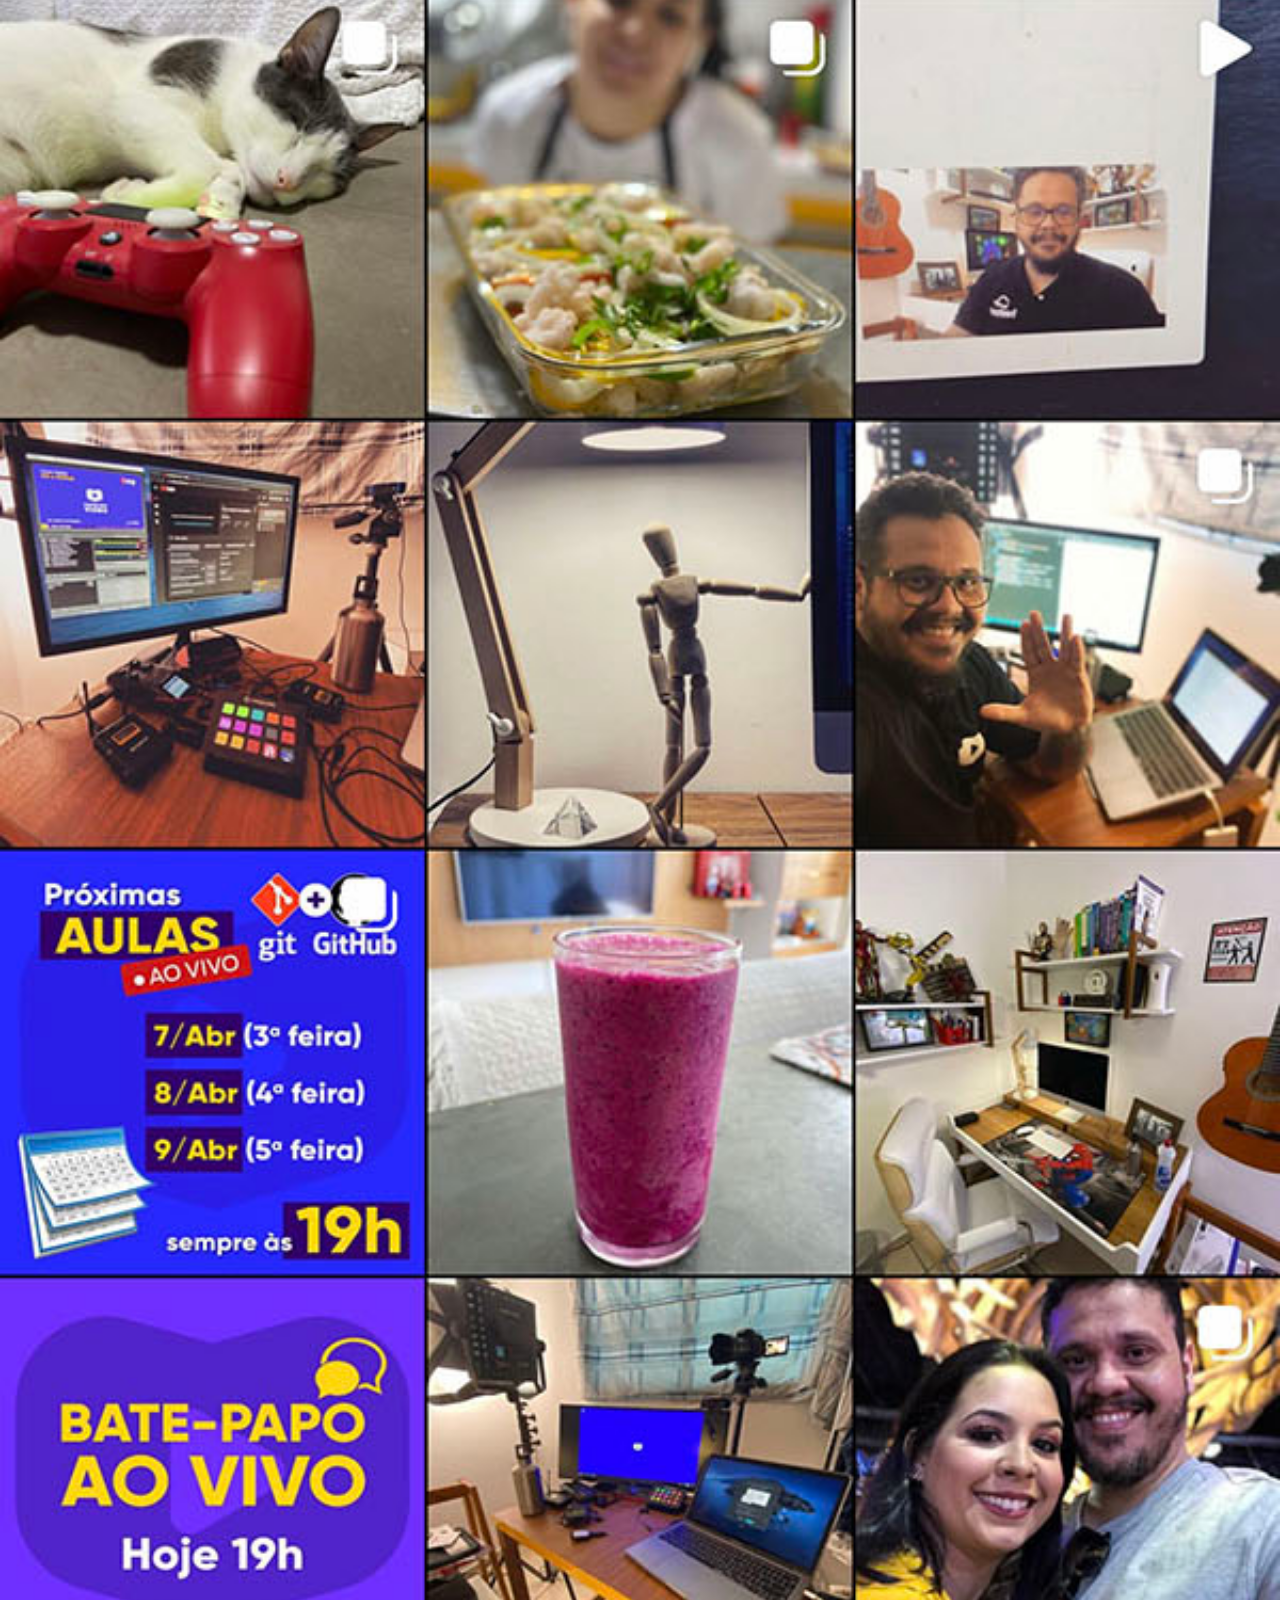
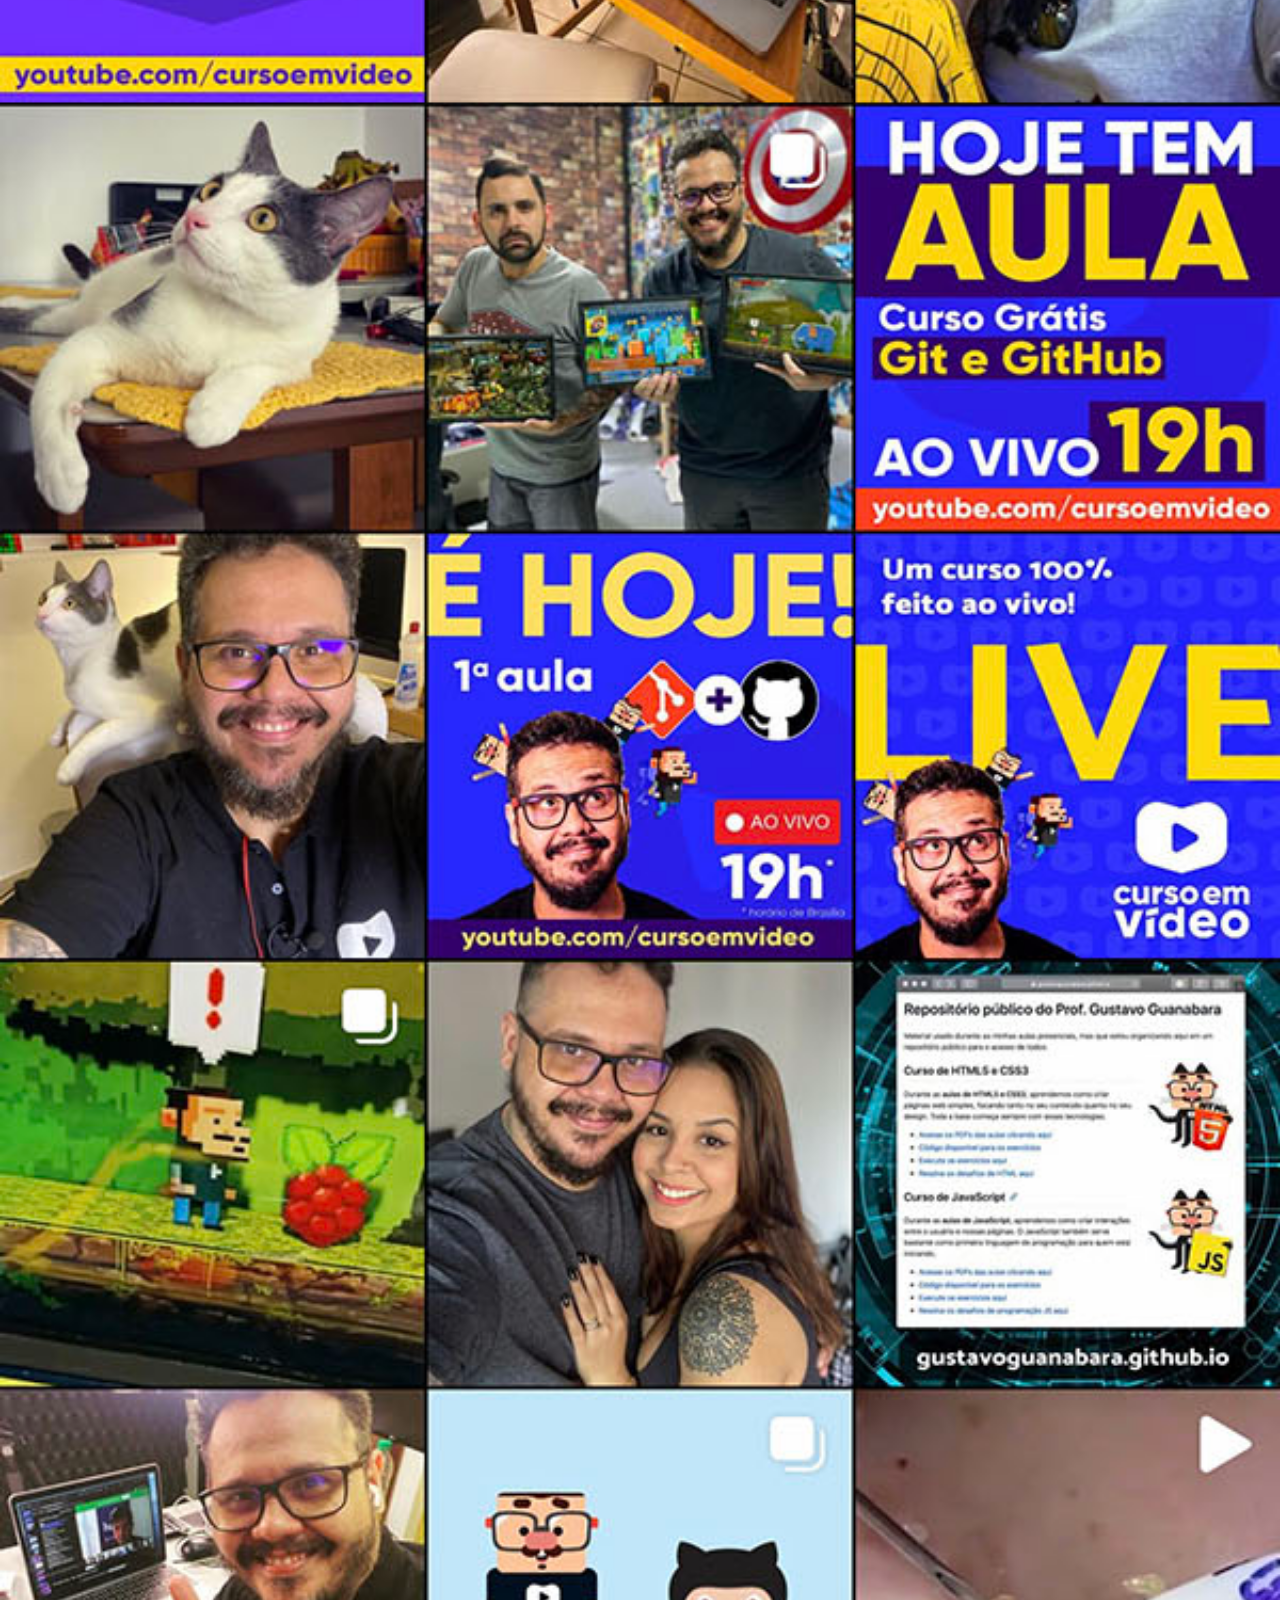
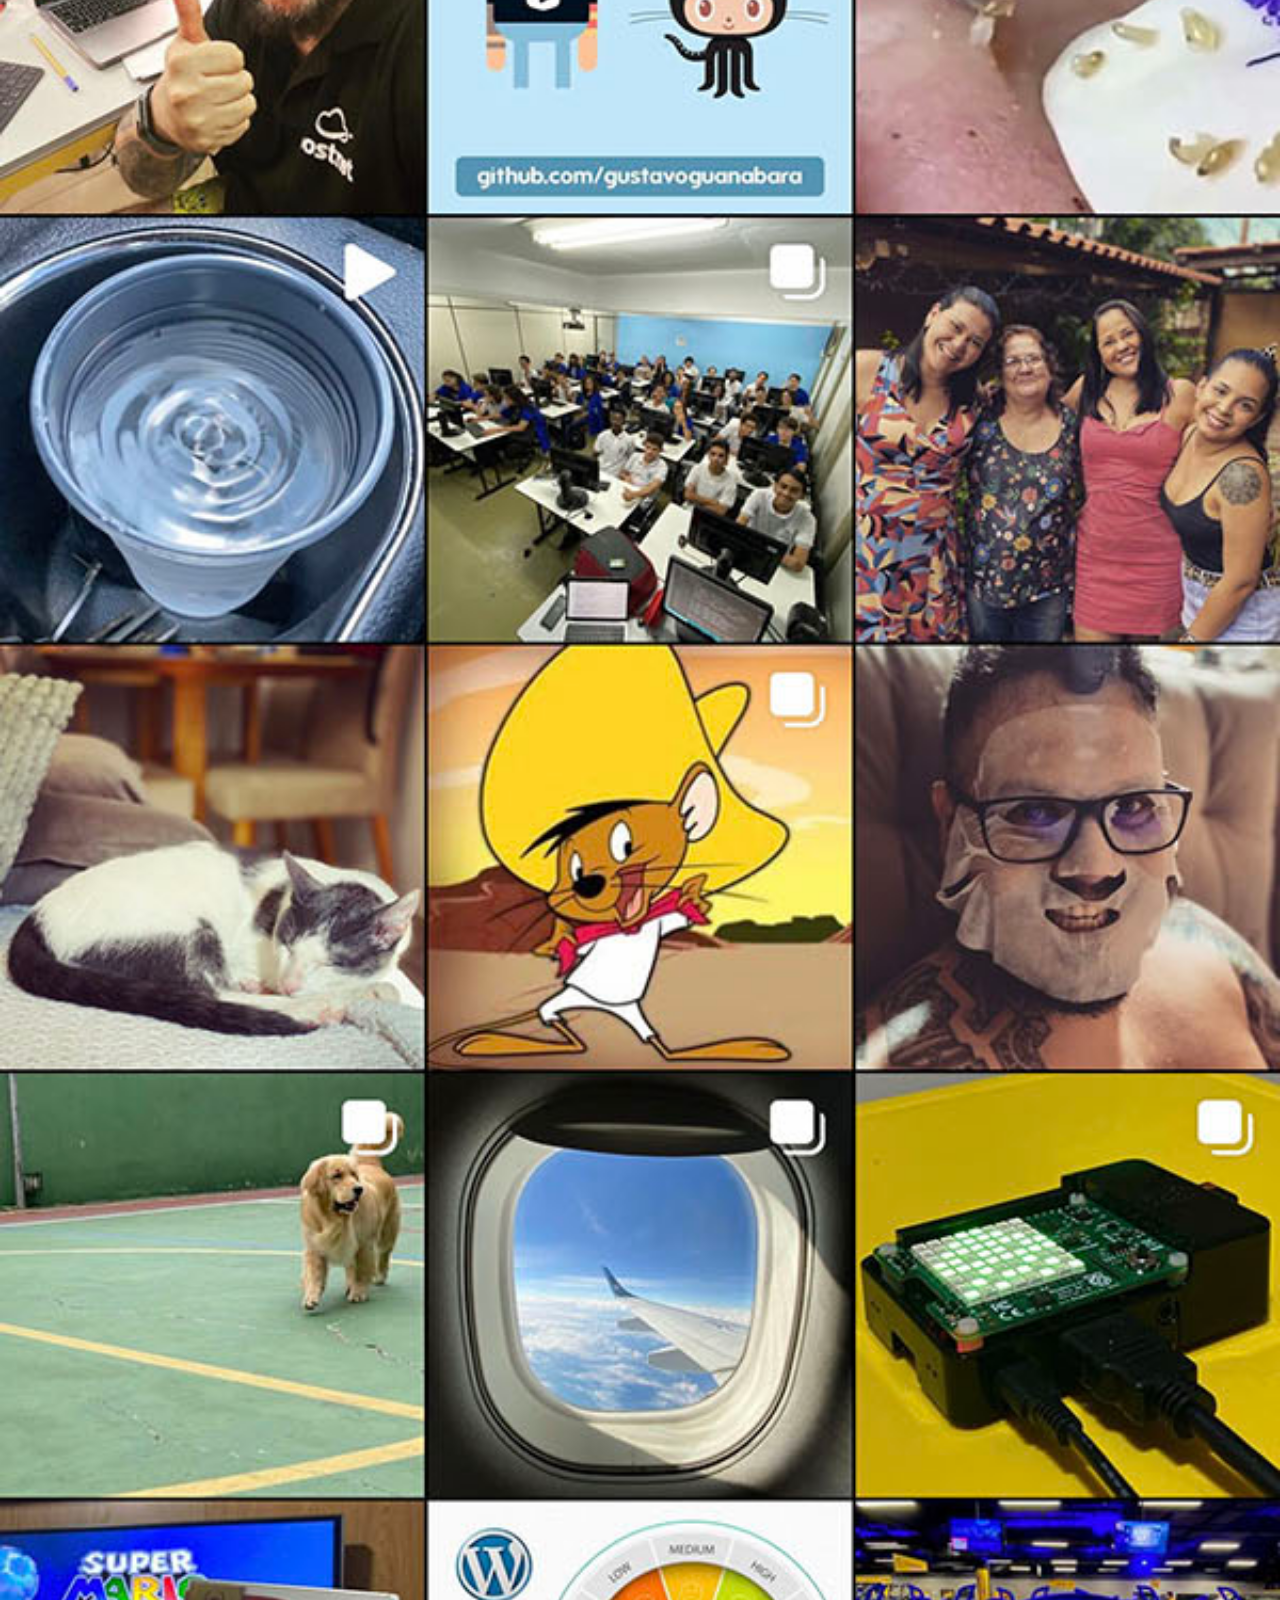
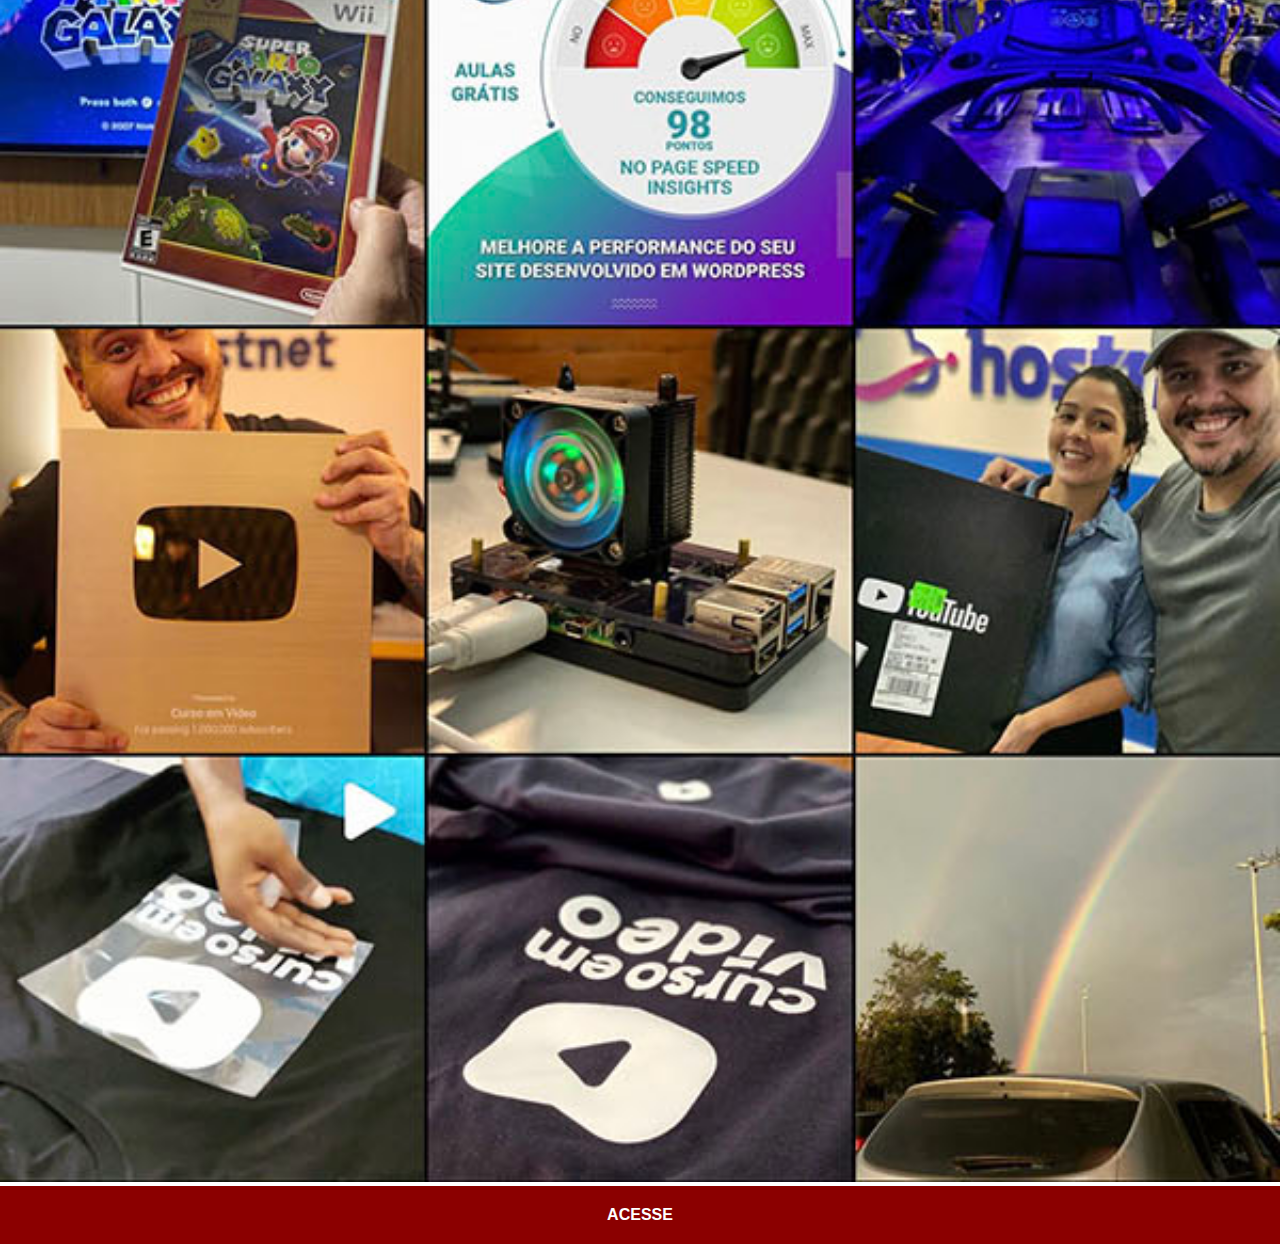
<file: instagran.html>
<!DOCTYPE html>
<html lang="pt-br">
<head>
    <meta charset="UTF-8">
    <meta name="viewport" content="width=device-width, initial-scale=1.0">
    <title>Instagram</title>
    <link rel="stylesheet" href="estilos/social.css">
</head>
<body>
    <img src="imagens/tela-instagram.jpg" alt="Instagram">
    <a href="https://www.instagram.com/gustavoguanabara/" target="_blank">ACESSE</a>
</body>
</html>
</file>
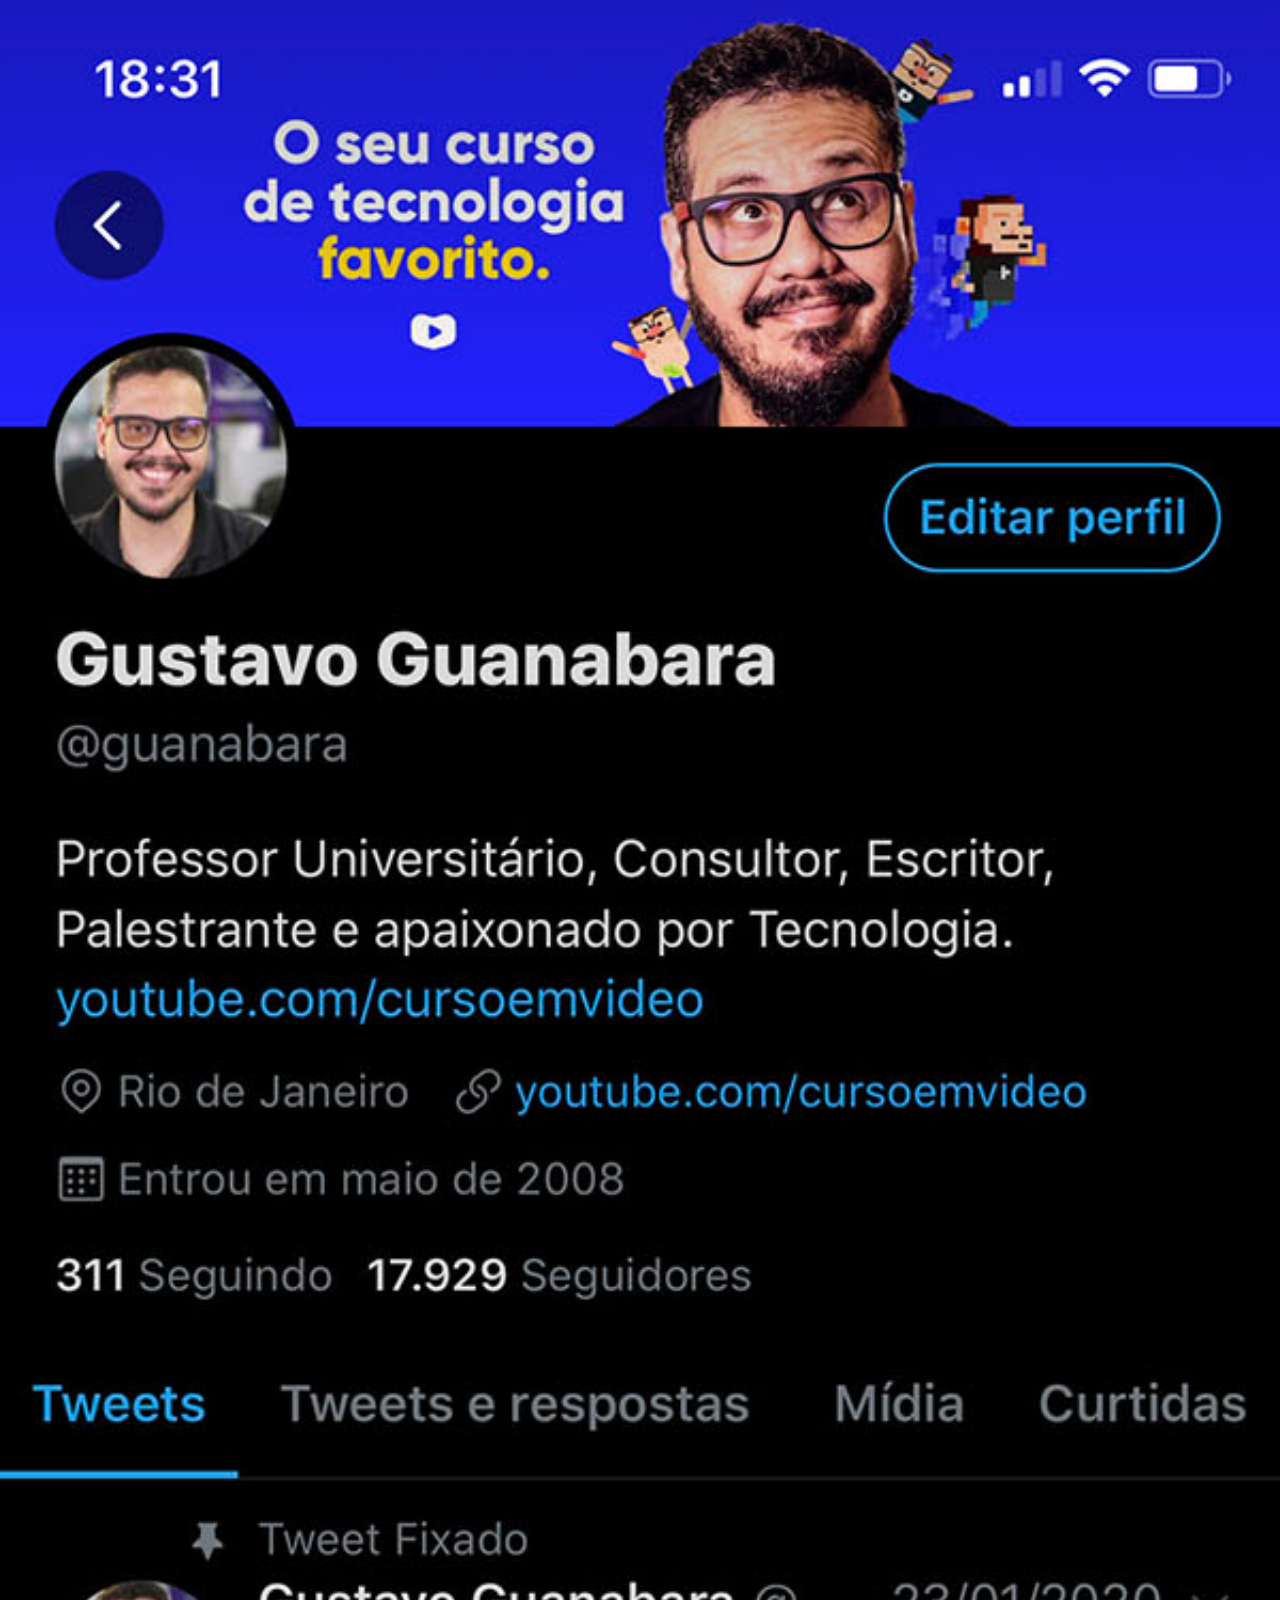
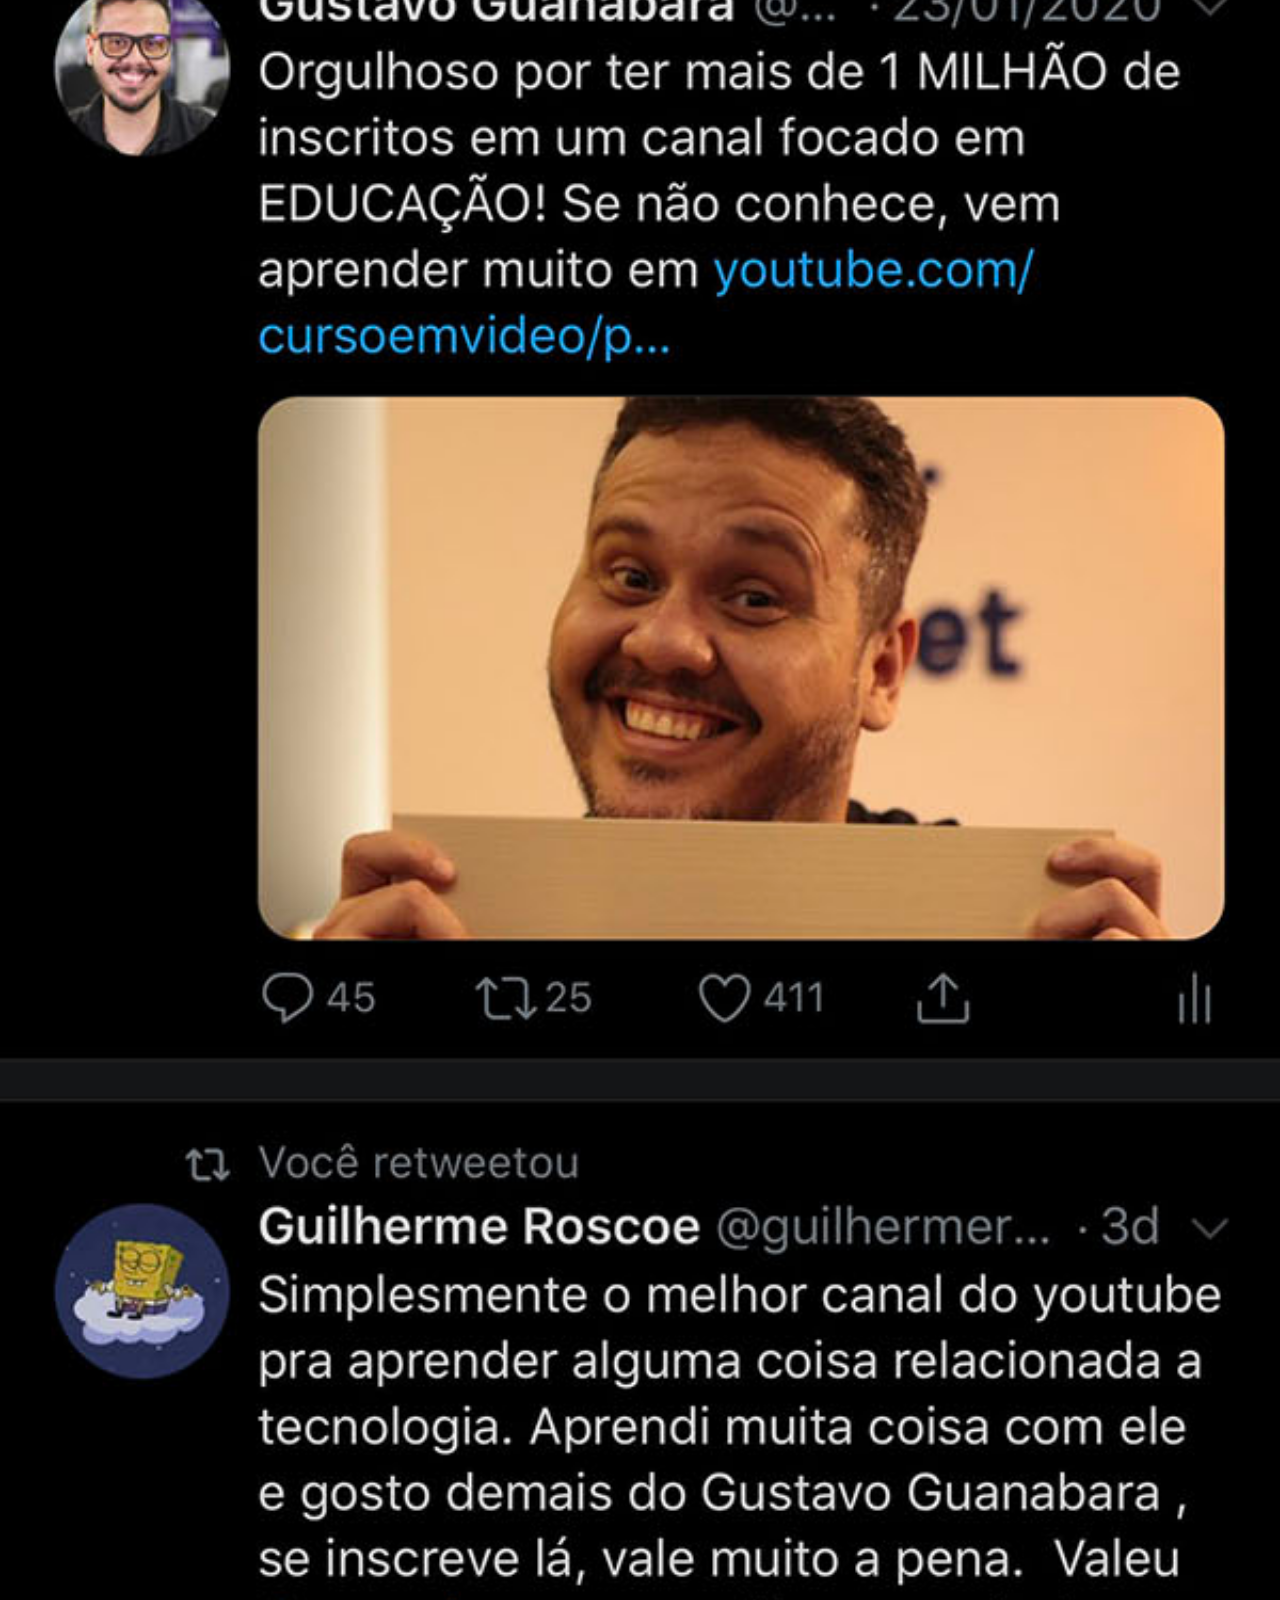
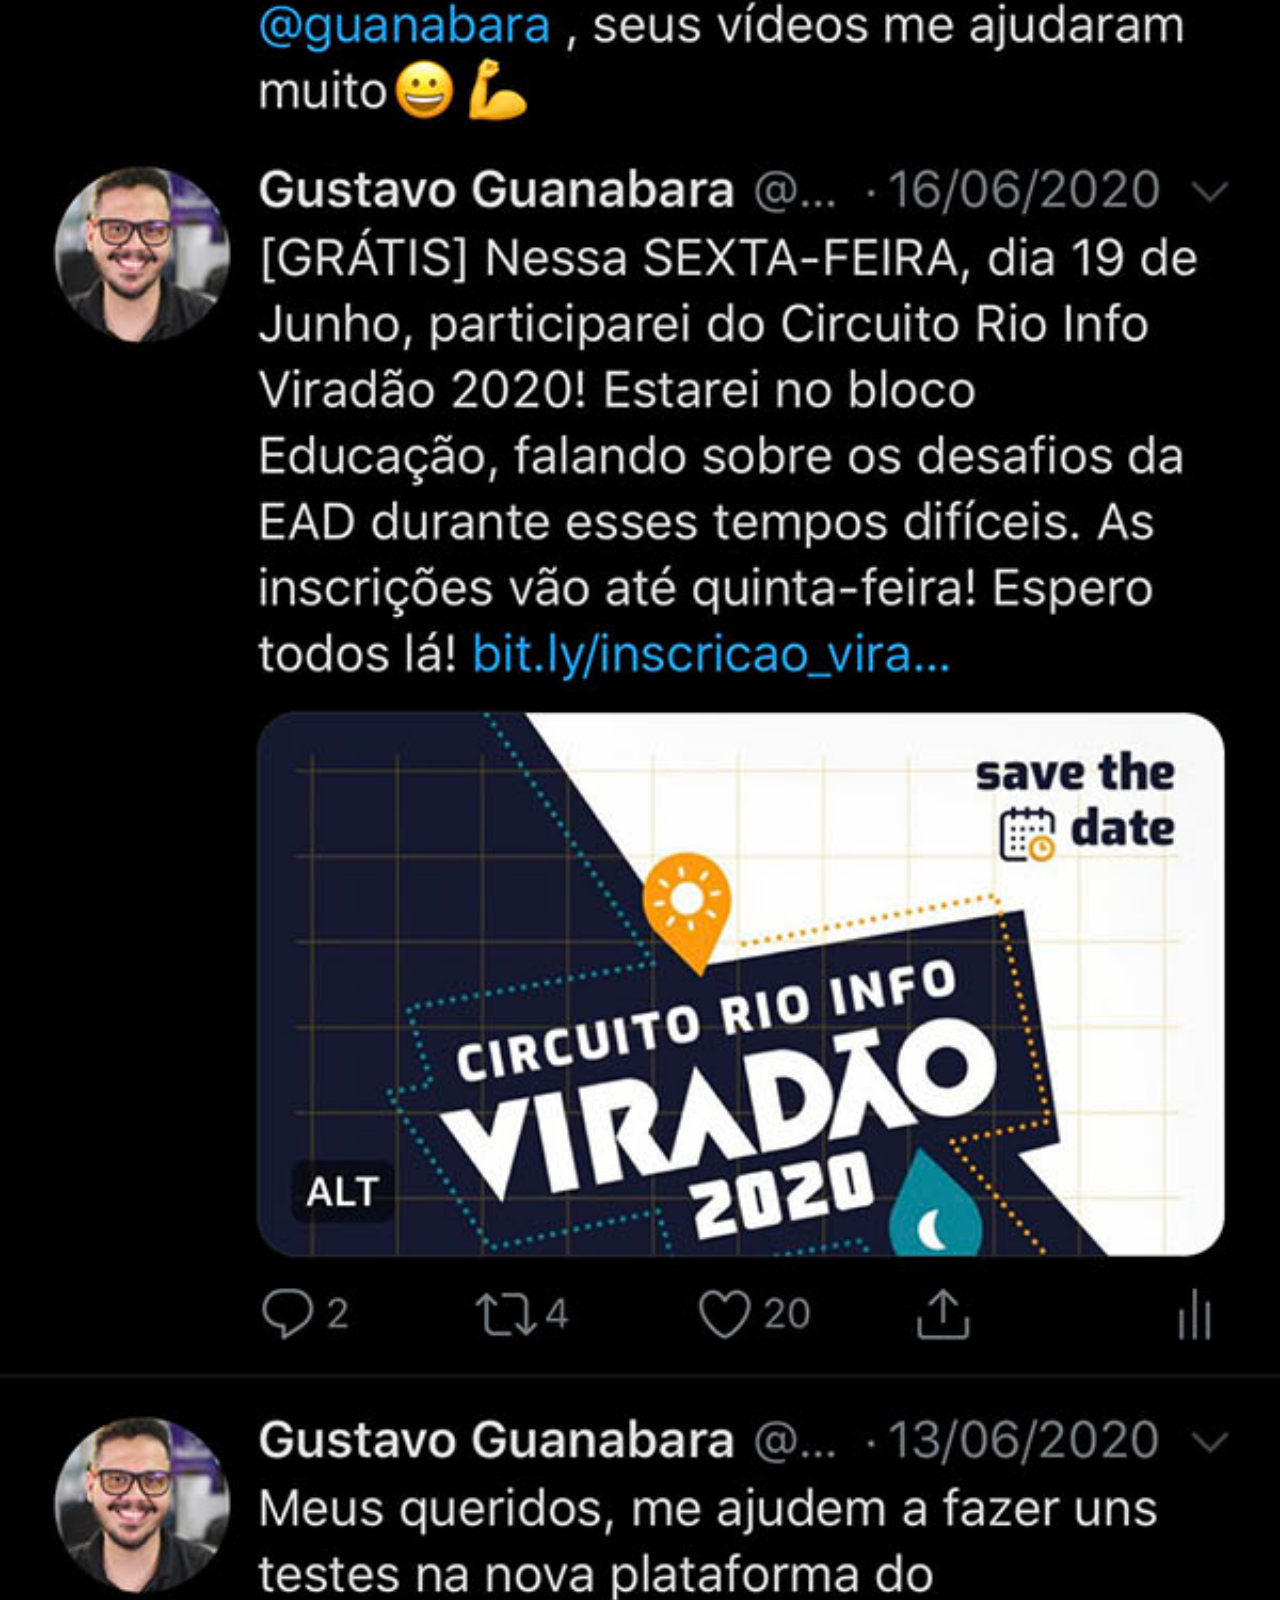
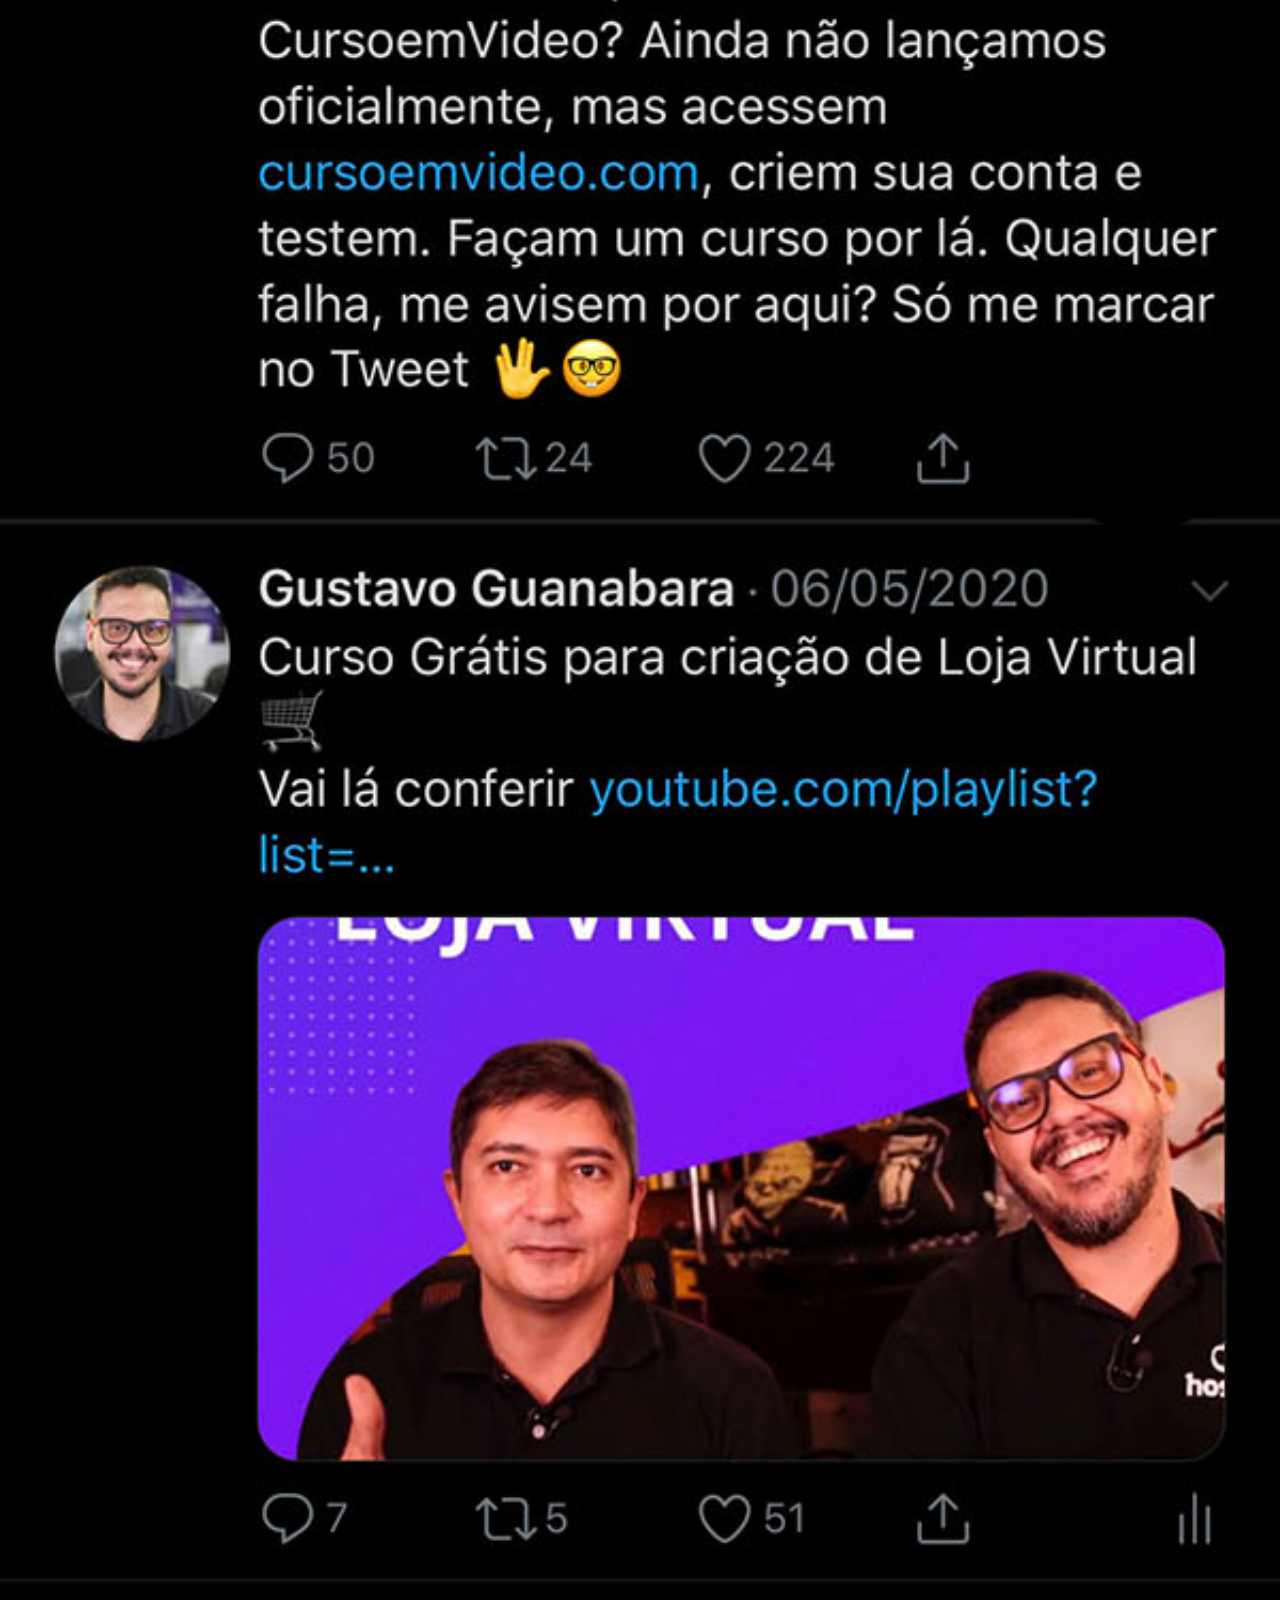
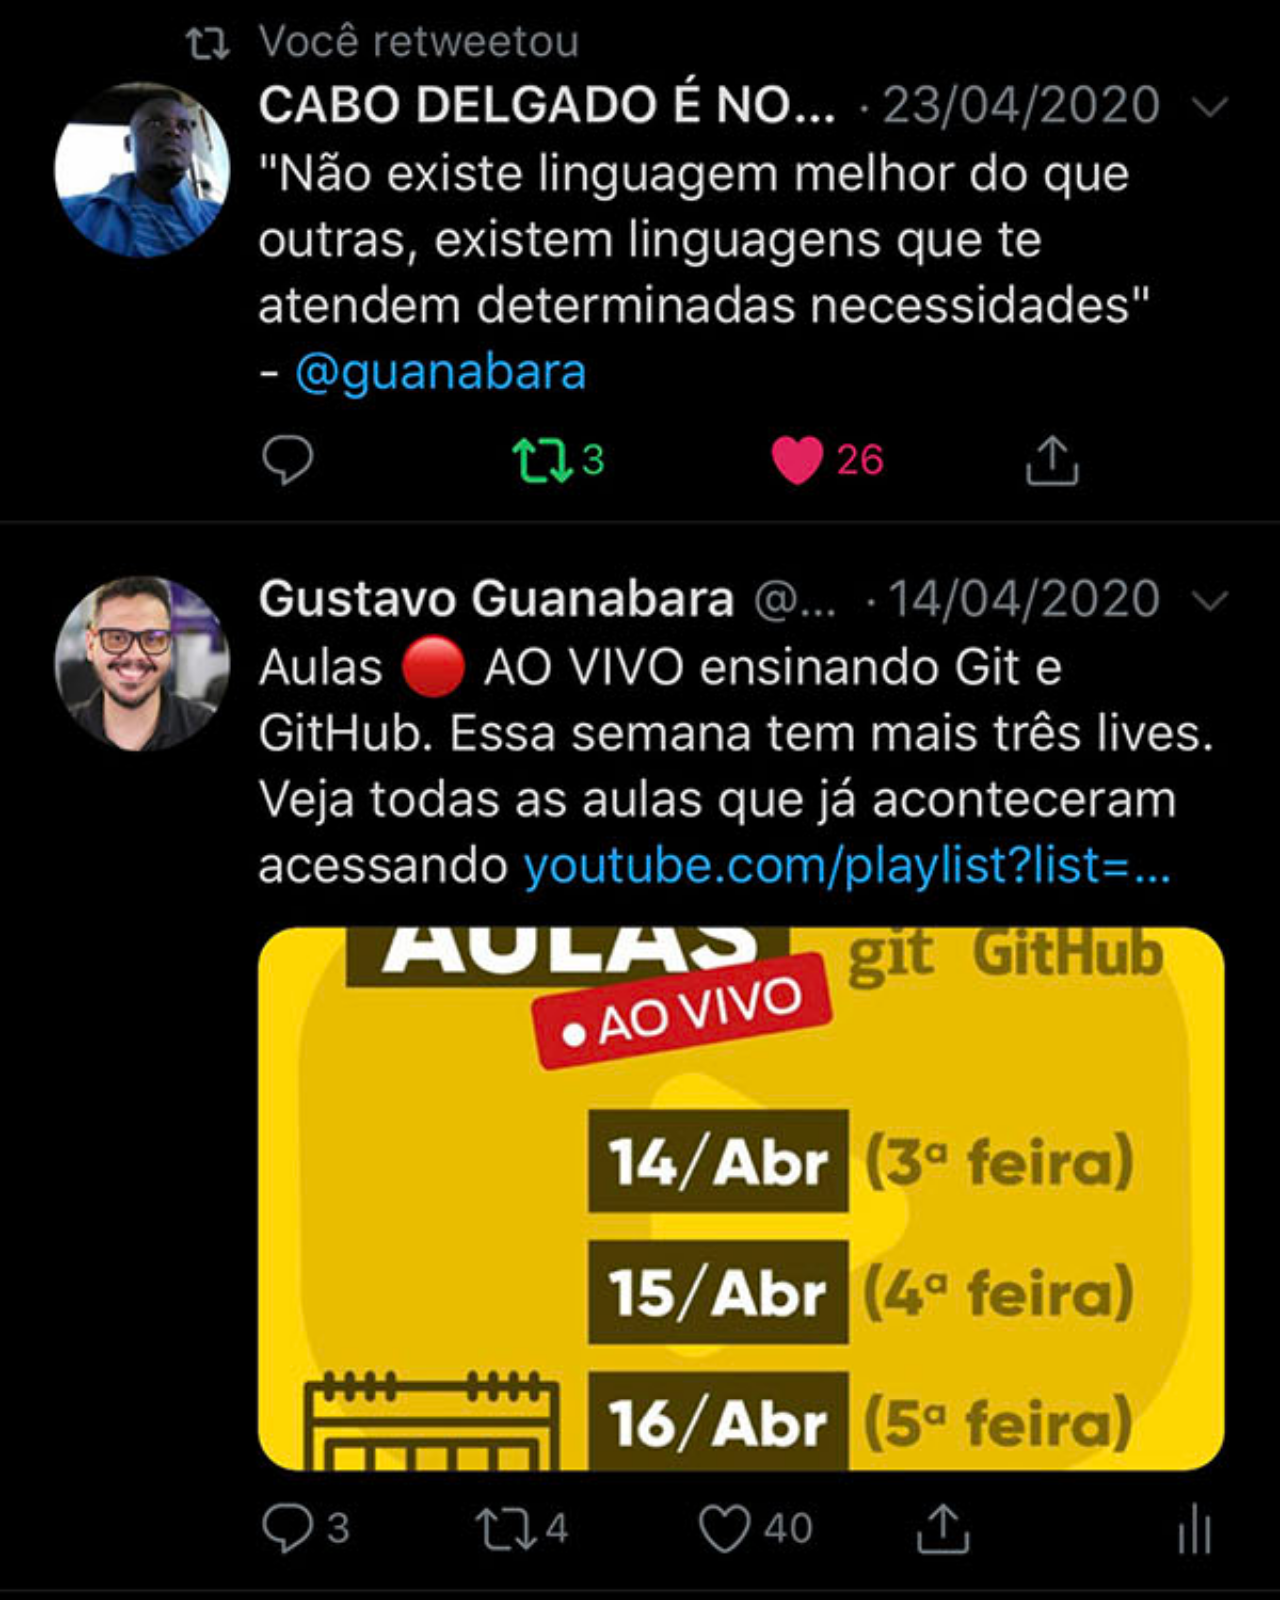
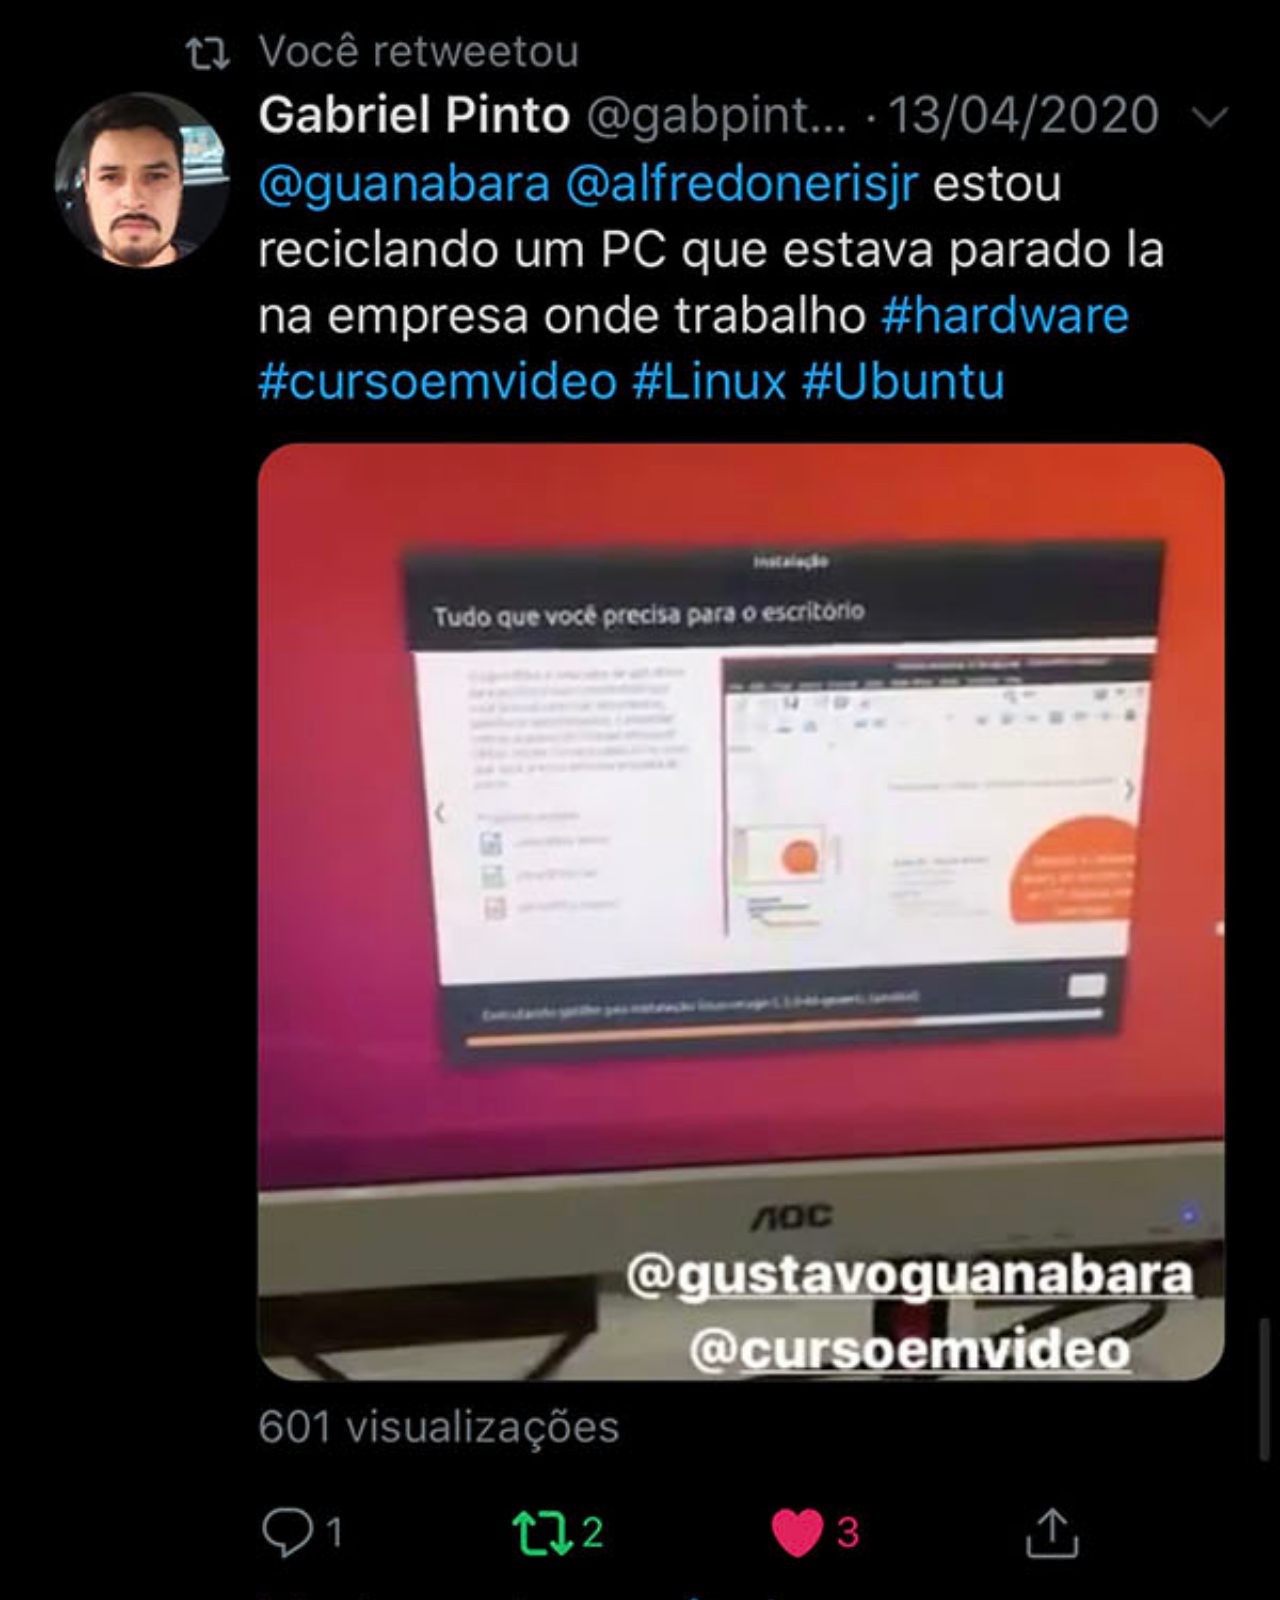
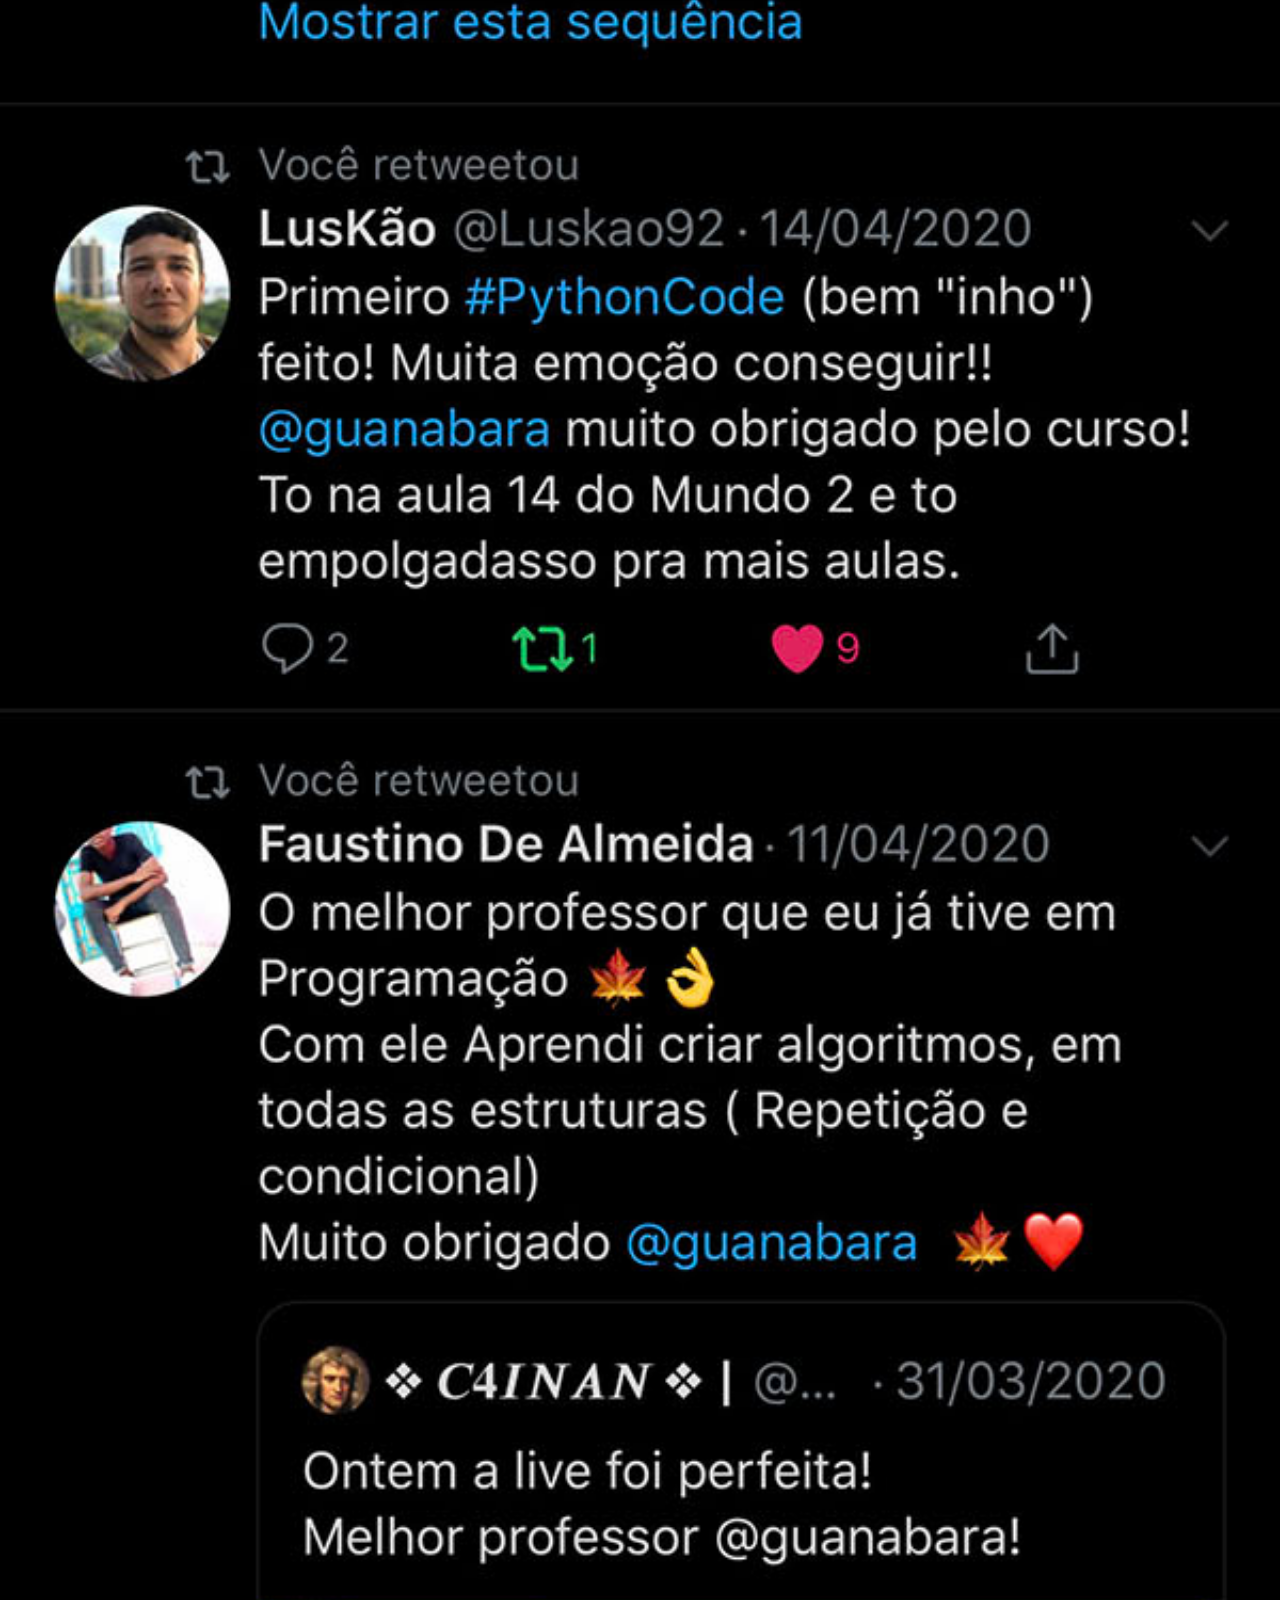
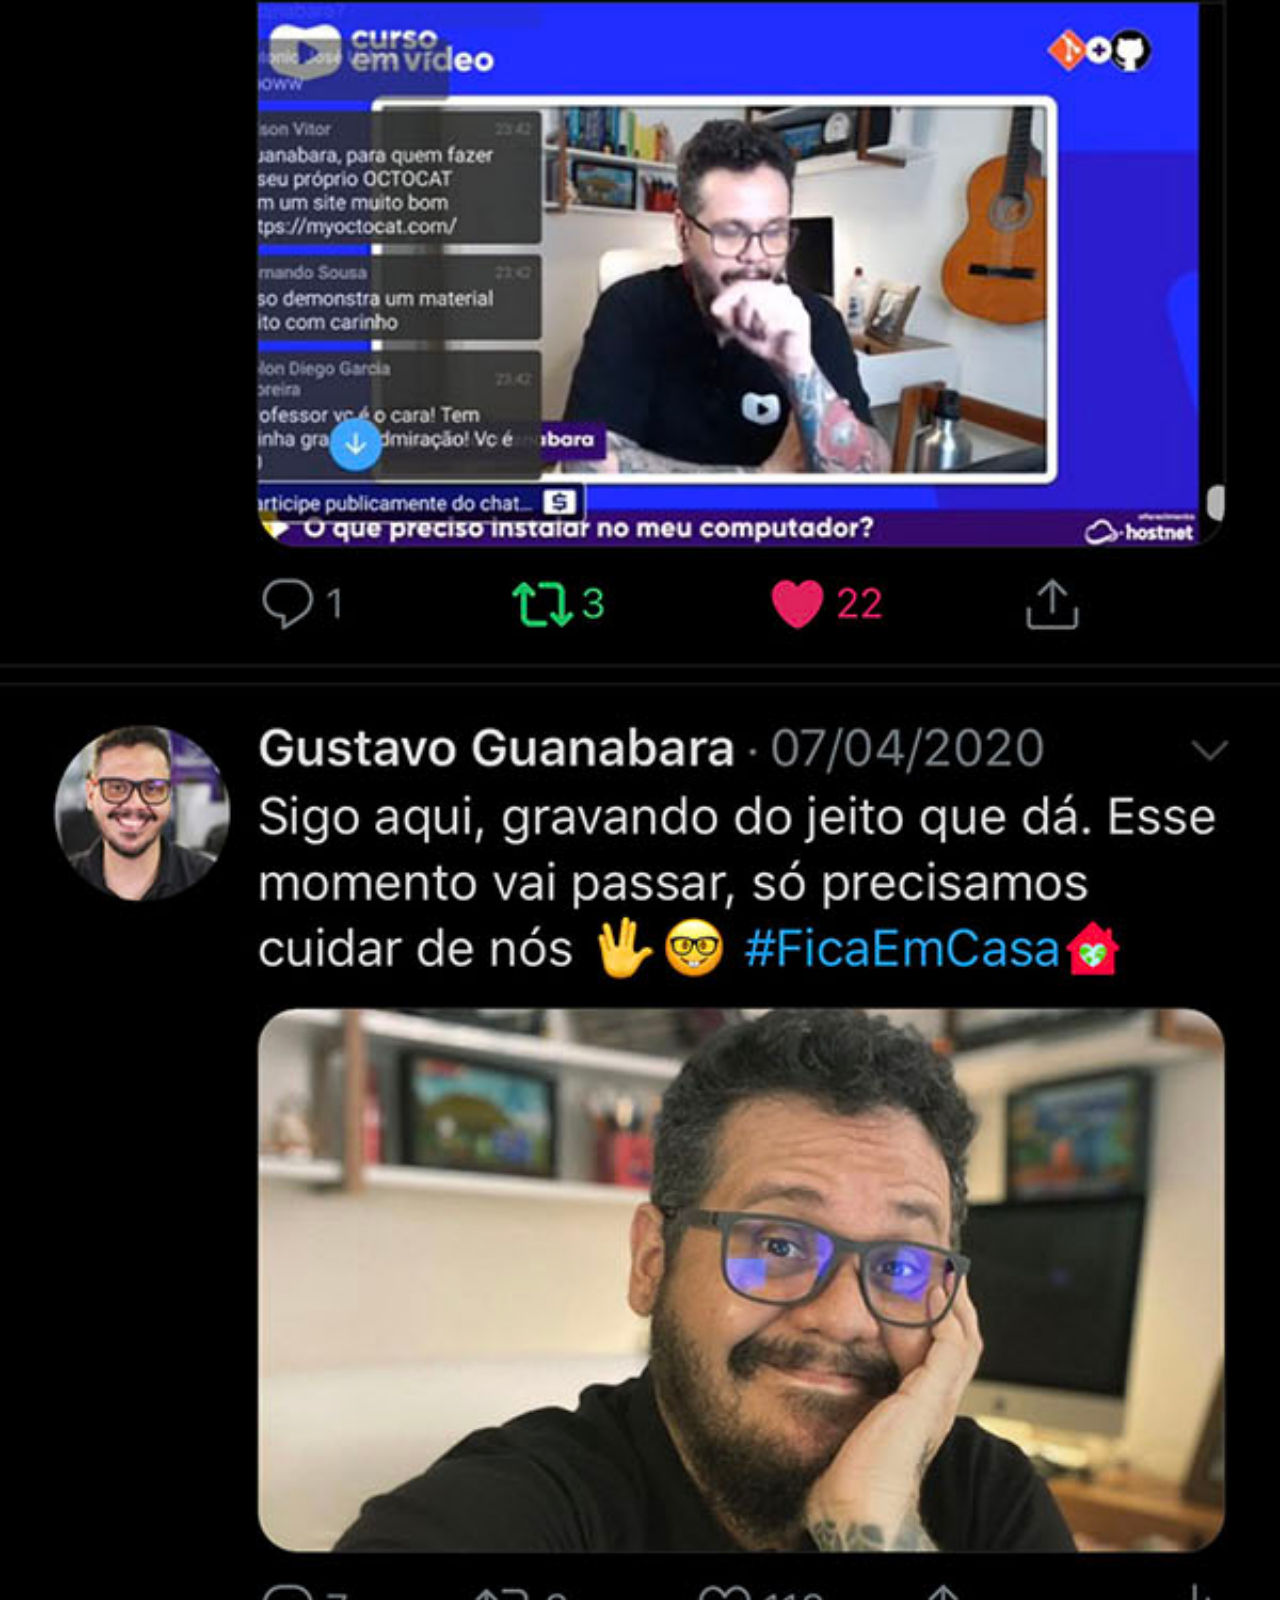
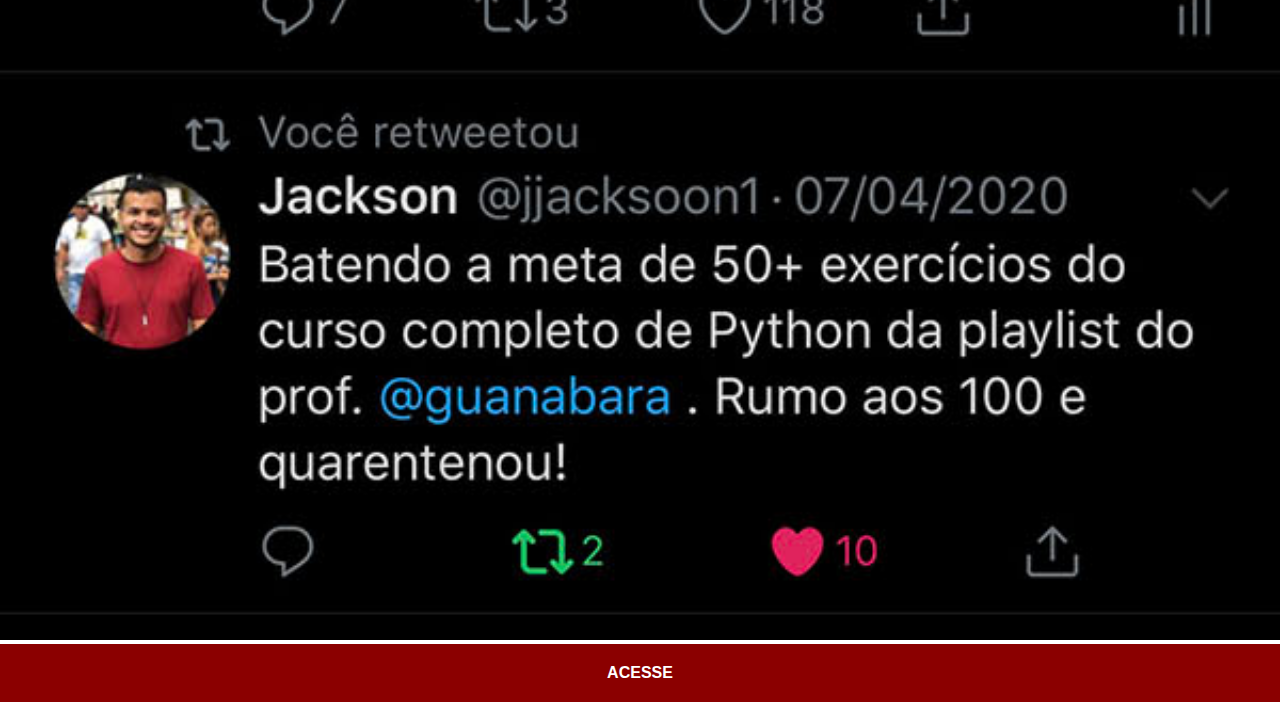
<file: twitter.html>
<!DOCTYPE html>
<html lang="pt-br">
<head>
    <meta charset="UTF-8">
    <meta name="viewport" content="width=device-width, initial-scale=1.0">
    <title>Twitter</title>
    <link rel="stylesheet" href="estilos/social.css">
</head>
<body>
    <img src="imagens/tela-twitter.jpg" alt="Twitter">
    <a href="https://twitter.com/guanabara">ACESSE</a>
</body>
</html>
</file>
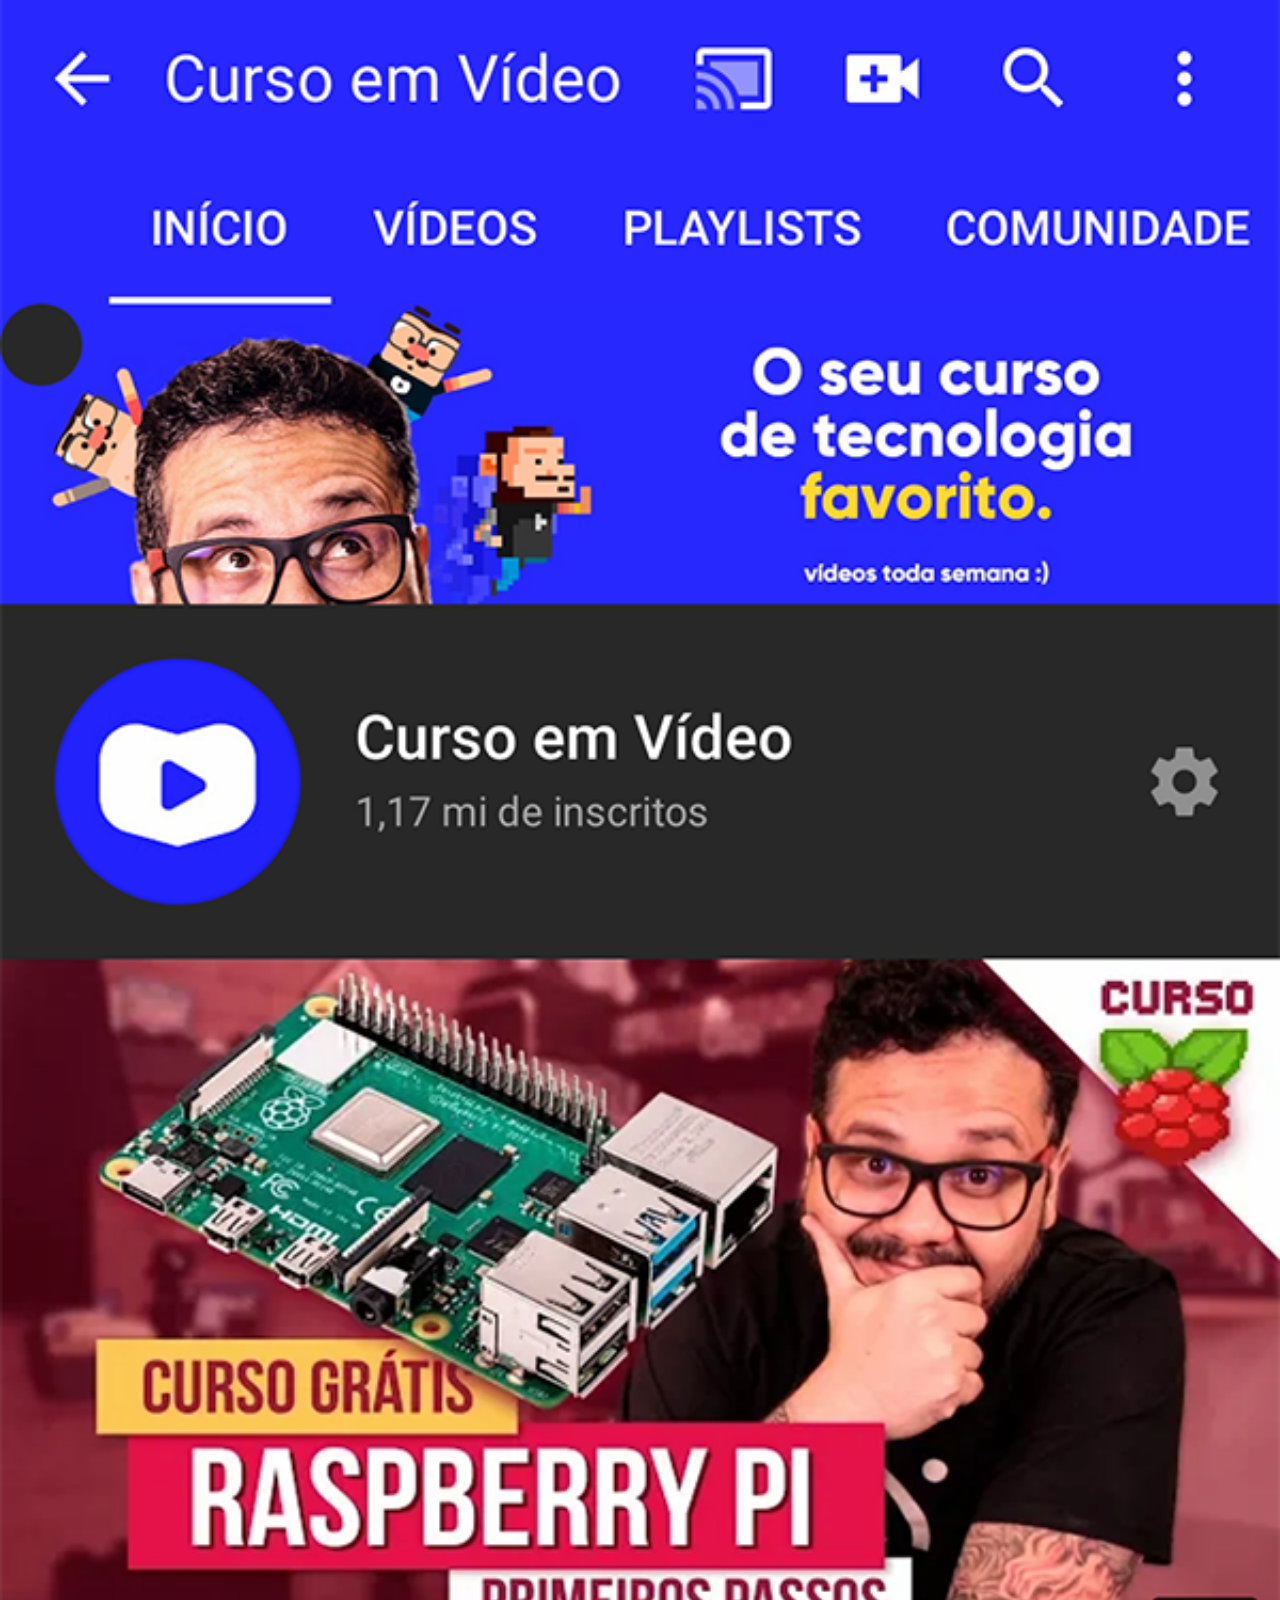
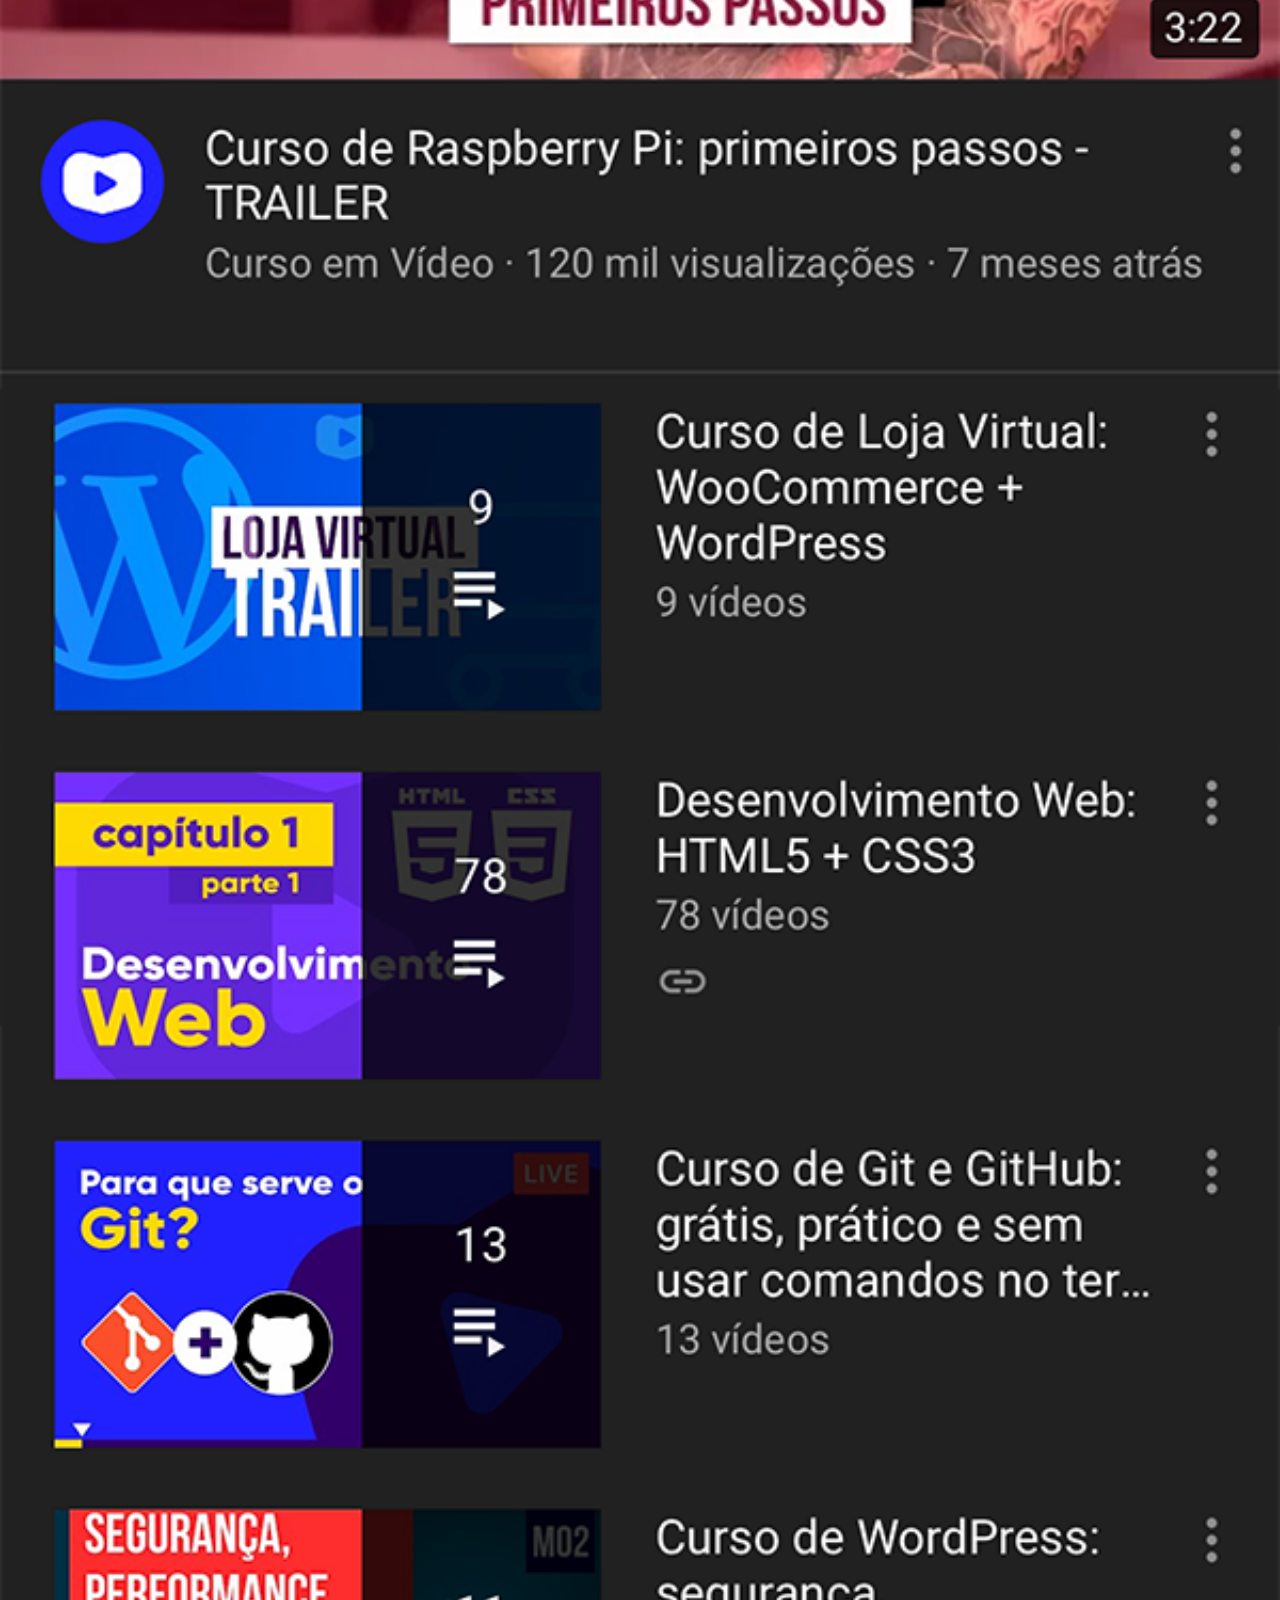
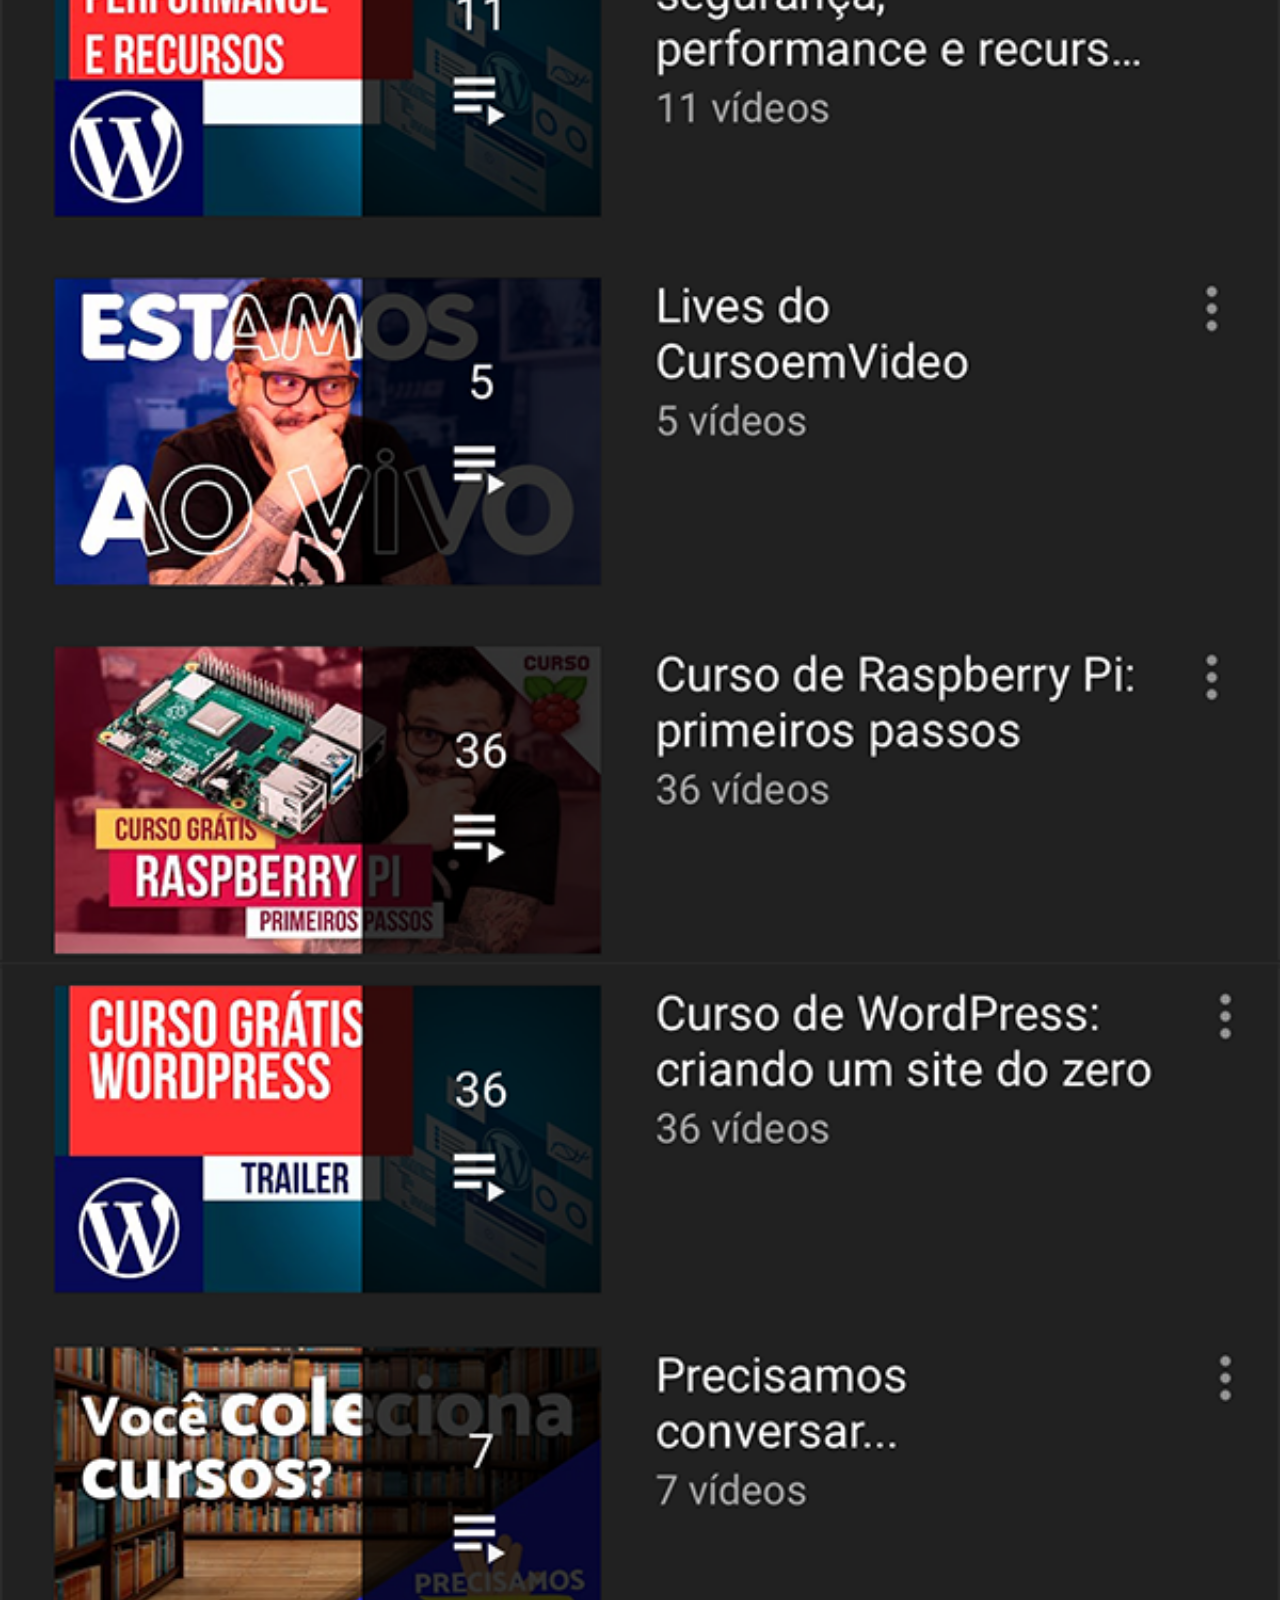
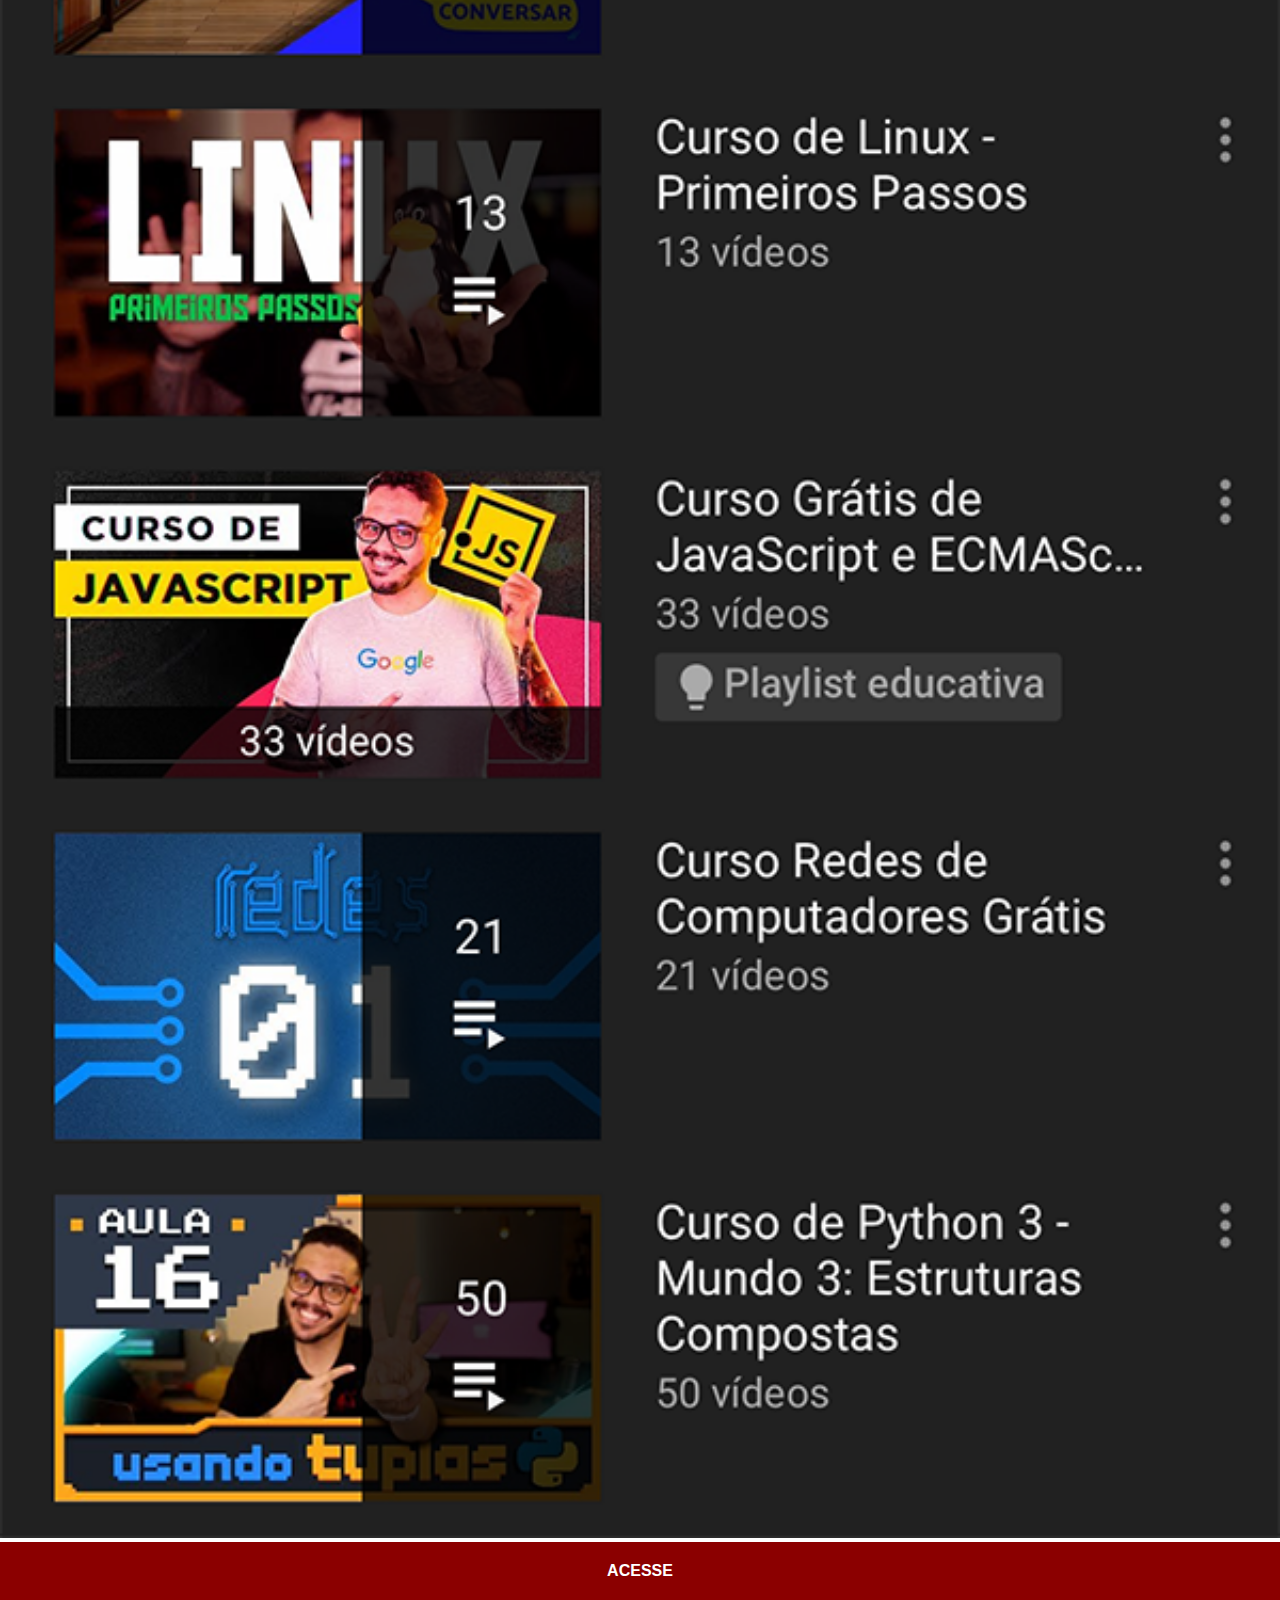
<file: youtube.html>
<!DOCTYPE html>
<html lang="pt-br">
<head>
    <meta charset="UTF-8">
    <meta name="viewport" content="width=device-width, initial-scale=1.0">
    <title>YouTube</title>
    <link rel="stylesheet" href="estilos/social.css">
</head>
<body>
    <img src="imagens/tela-youtube.png" alt="YouTube">
    <a href="https://www.youtube.com/channel/UCrWvhVmt0Qac3HgsjQK62FQ"target="_blank">ACESSE</a>
</body>
</html>
</file>
<file: estilos/style.css>
@charset "UTF=8";
*{
    margin: 0px;
    padding: 0px;
    font-family: Arial, Helvetica, sans-serif;
}

html, body{
    height: 100vh;
    width: 100vw;
}
body{
    background: url('../imagens/fundo-madeira.jpg') no-repeat top center;
    background-size: cover;
    background-attachment: fixed;
}
main{
    height: 100vh;
    position: relative;
}
section#telefone{
    position: absolute;
    top: 50%;
    left: 50%;
    transform: translate(-50%, -50%);
    height: 500px;
    width: 248px;
    background: url('../imagens/frame-iphone1.png') no-repeat;
}
iframe#tela{
    position: relative;
    top: 64px;
    left: 19px;
    width: 210px;
    height: 375px;
    border-radius: 3px;
}
section#redes-sociais{
    text-align: right;
}
section#redes-sociais img{
    width: 50px;
    margin: 10px;
    border-radius: 50%;
    box-shadow: 2px 2px 5px rgba(0, 0, 0, 0.4);
    box-sizing: border-box;
}
section#redes-sociais img:hover{
    border: 2px solid rgba(255, 255, 255, 0.61);
    transform: translate(-5px, -5px);
    box-shadow: 5px 5px 10px rgba(0, 0, 0, 0.582);
    transition: .7s, border .3s;
}
</file>
<file: estilos/social.css>
@charset "UTF-8";

*{
    margin: 0px;
    padding: 0px;
    font-family: Arial, Helvetica, sans-serif;
}
::-webkit-scrollbar{
    width: 0px;
    height: 0px;
}
img{
    width: 100vw;
}
a{
    display: block;
    background-color: darkred;
    color: white;
    padding: 20px;
    text-align: center;
    font-weight: bolder;
    text-decoration: none;
}
a:hover{
    background-color: red;
}
</file>
